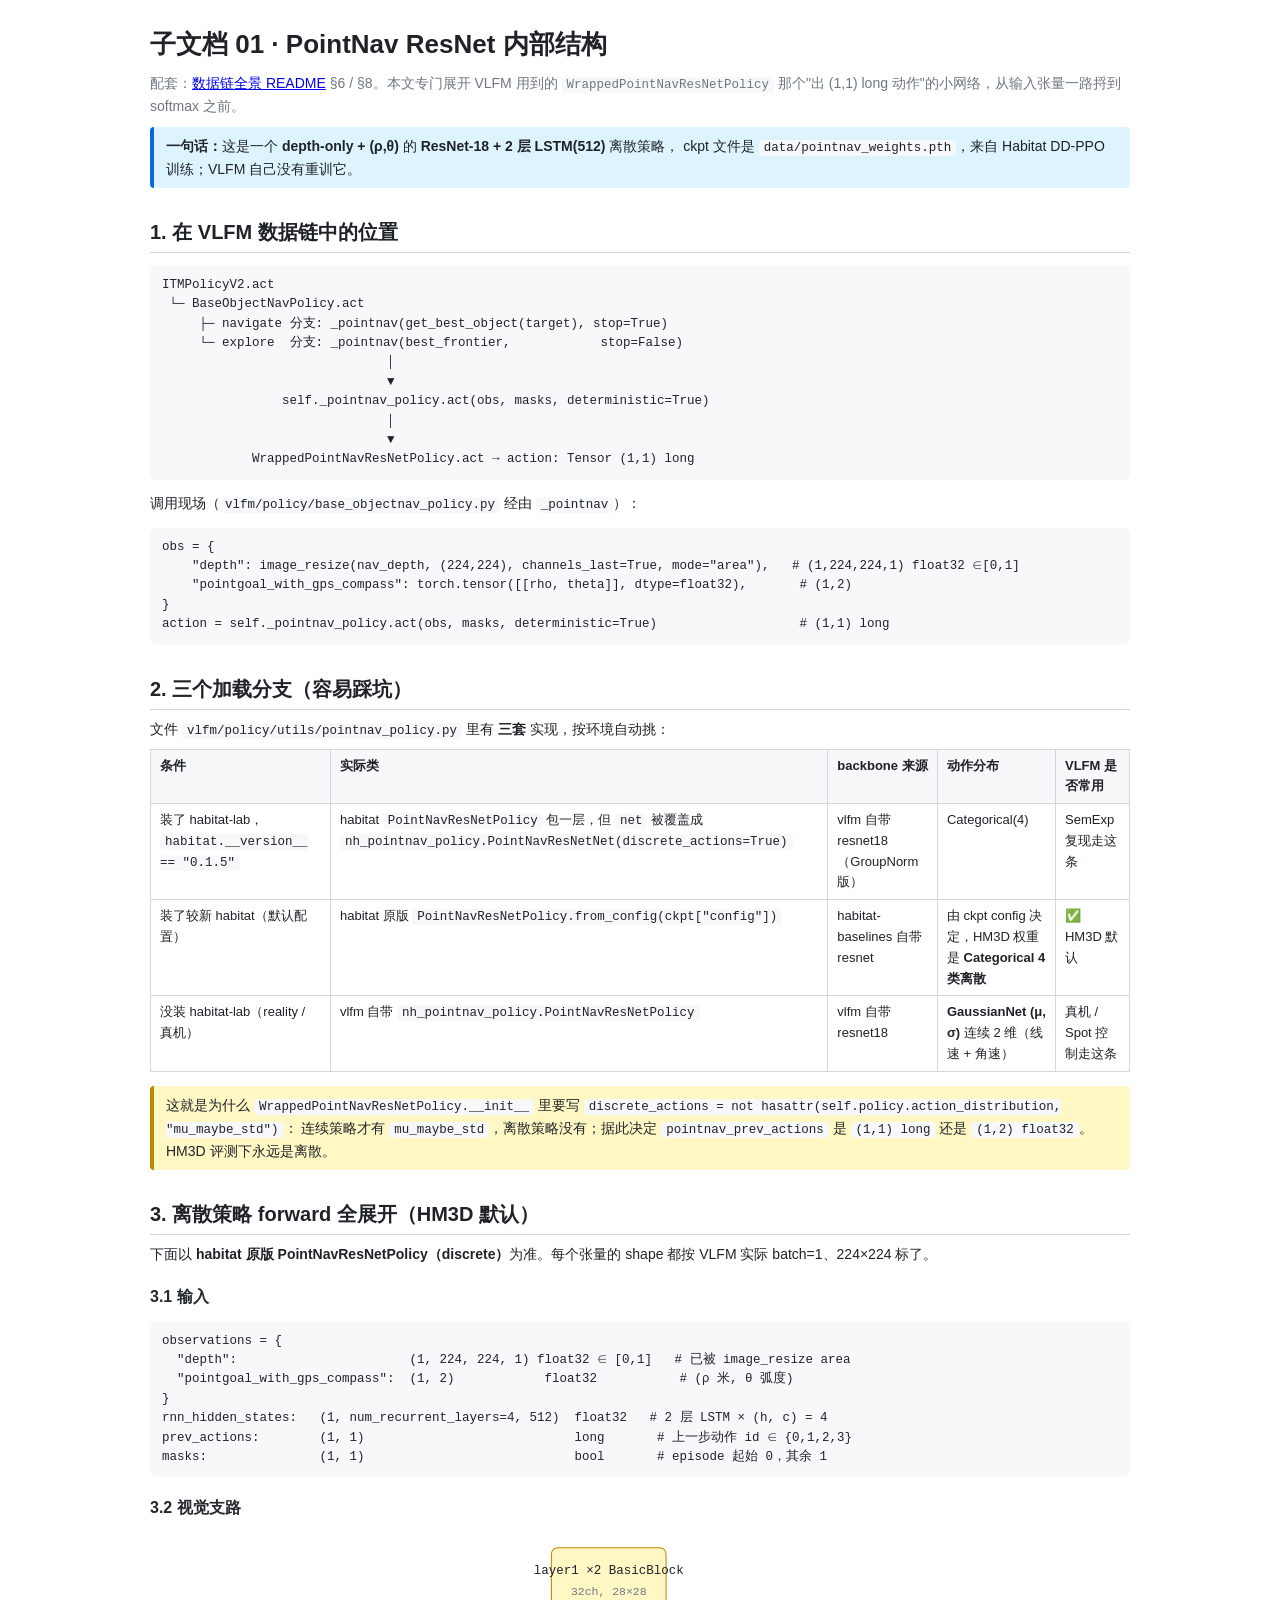
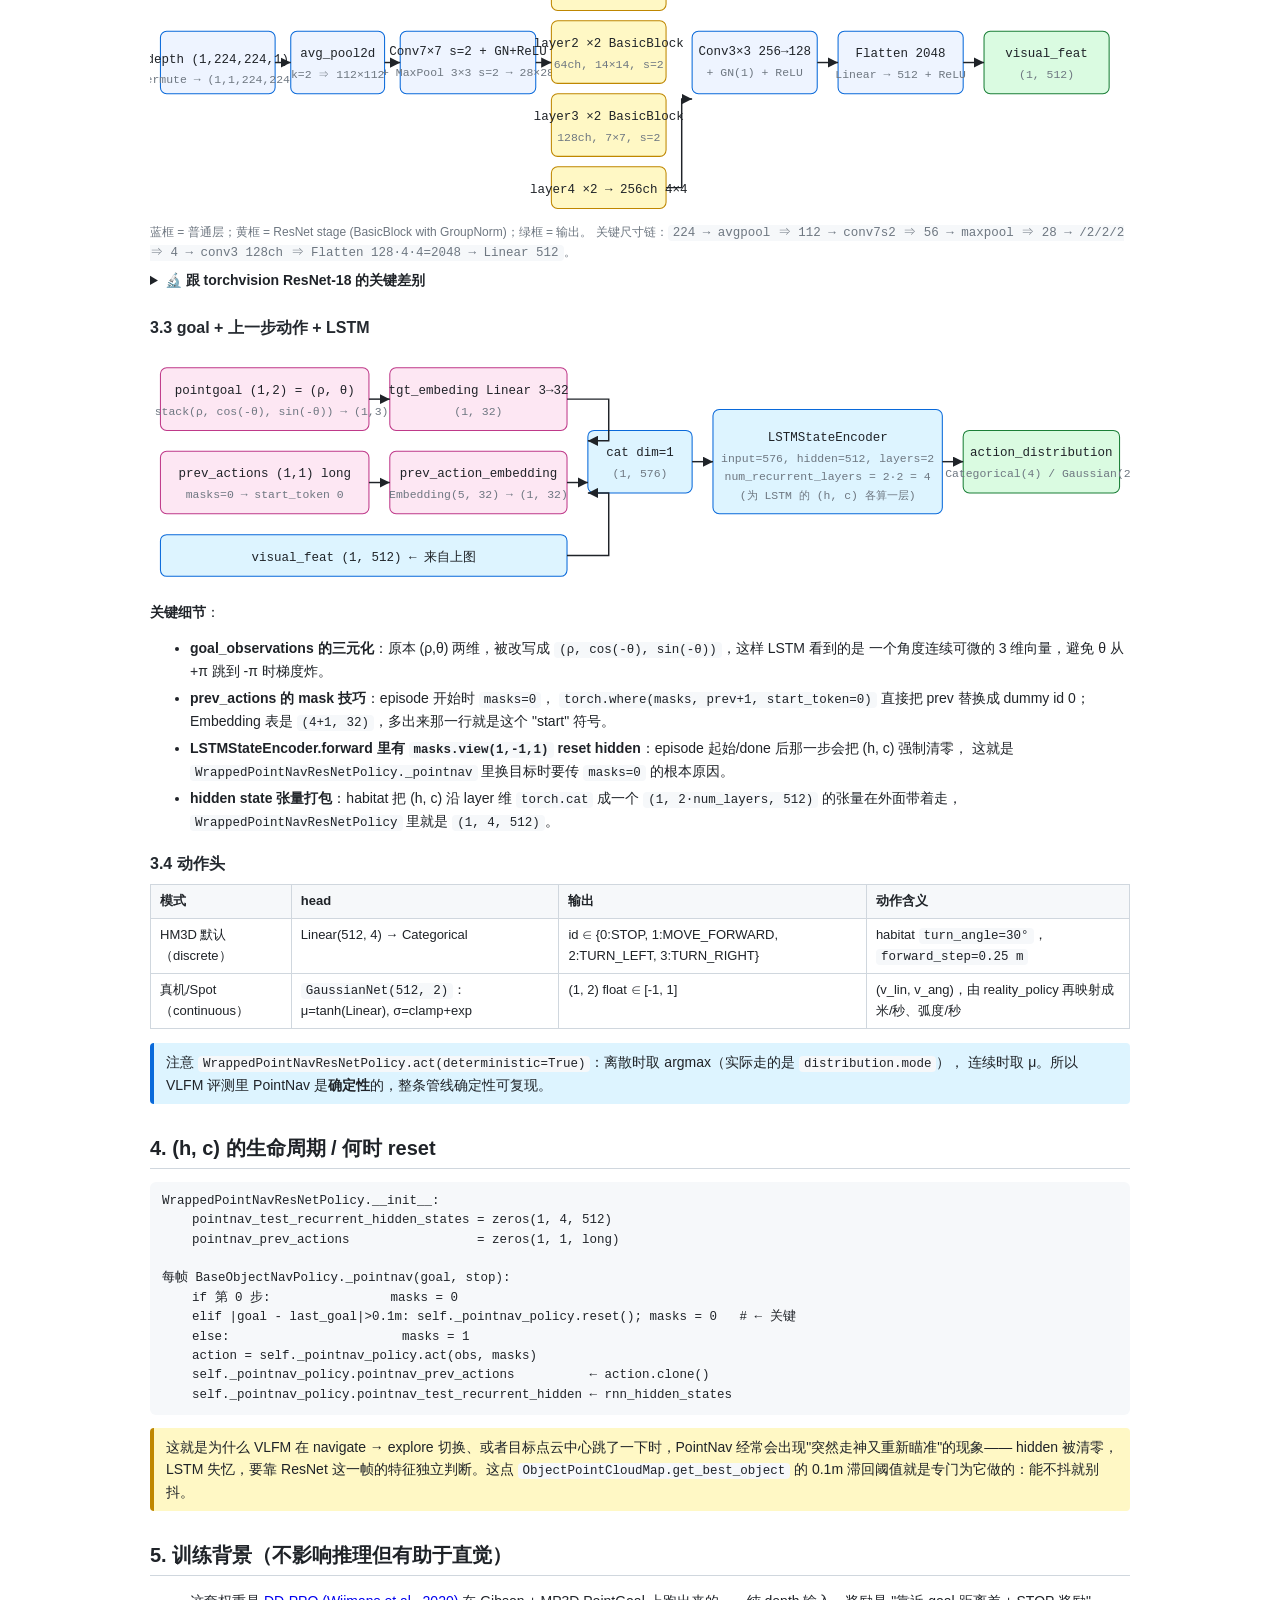
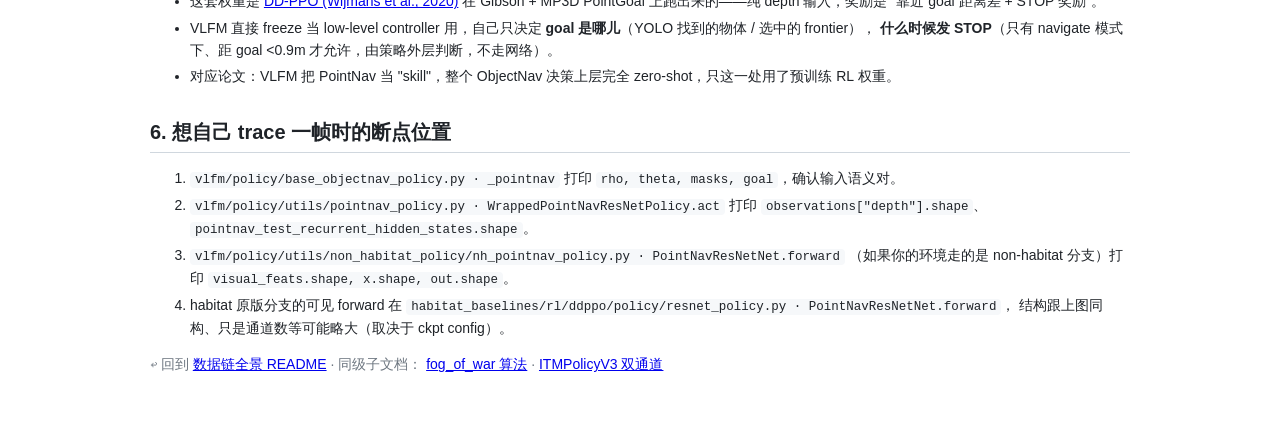
<file: docs/notes_zh/sub_01_PointNav_ResNet内部.html>
<!doctype html>
<html lang="zh-CN">
<head>
<meta charset="utf-8">
<title>子文档 01 · PointNav ResNet 内部结构</title>
<style>
  :root {
    --fg:#1f2328; --bg:#fff; --muted:#6e7781; --line:#d0d7de;
    --code:#f6f8fa; --accent:#0969da; --warn:#bf8700; --good:#1a7f37;
  }
  html,body { margin:0; padding:0; background:var(--bg); color:var(--fg);
              font:14px/1.6 -apple-system,"Segoe UI","PingFang SC","Microsoft YaHei",sans-serif; }
  main { max-width: 980px; margin: 24px auto 80px; padding: 0 18px; }
  h1 { font-size: 26px; margin: 0 0 6px; }
  h2 { font-size: 20px; margin: 28px 0 8px; padding-bottom:4px; border-bottom:1px solid var(--line); }
  h3 { font-size: 16px; margin: 18px 0 6px; color:#24292f; }
  p, li { margin: 4px 0; }
  code { background: var(--code); padding: 1px 5px; border-radius: 4px;
         font-family: ui-monospace,SFMono-Regular,"SF Mono","Cascadia Mono",Menlo,Consolas,monospace; font-size: 12.5px;}
  pre { background: var(--code); padding: 10px 12px; border-radius: 6px; overflow:auto;
        font-family: ui-monospace,SFMono-Regular,"SF Mono","Cascadia Mono",Menlo,Consolas,monospace;
        font-size: 12.5px; line-height:1.55; }
  table { border-collapse: collapse; width: 100%; margin: 8px 0 14px; font-size: 13px; }
  th, td { border:1px solid var(--line); padding: 6px 9px; vertical-align: top; text-align:left; }
  th { background:#f6f8fa; }
  .muted { color: var(--muted); }
  .callout { background:#ddf4ff; border-left:4px solid var(--accent); padding:8px 12px; border-radius:4px; margin:10px 0; }
  .warn   { background:#fff8c5; border-left:4px solid var(--warn);   padding:8px 12px; border-radius:4px; margin:10px 0; }
  .good   { background:#dafbe1; border-left:4px solid var(--good);   padding:8px 12px; border-radius:4px; margin:10px 0; }
  .row { display:flex; gap:18px; flex-wrap:wrap; }
  .row > div { flex:1 1 320px; }
  svg { display:block; max-width:100%; height:auto; }
  .legend { font-size:12px; color:var(--muted); margin-top:4px; }
  details summary { cursor:pointer; font-weight:600; margin:6px 0; }
</style>
</head>
<body>
<main>

<h1>子文档 01 · PointNav ResNet 内部结构</h1>
<p class="muted">配套：<a href="./数据链全景README.md">数据链全景 README</a> §6 / §8。本文专门展开 VLFM 用到的
<code>WrappedPointNavResNetPolicy</code> 那个"出 (1,1) long 动作"的小网络，从输入张量一路捋到 softmax 之前。</p>

<div class="callout">
  <b>一句话：</b>这是一个 <b>depth-only + (ρ,θ)</b> 的 <b>ResNet-18 + 2 层 LSTM(512)</b> 离散策略，
  ckpt 文件是 <code>data/pointnav_weights.pth</code>，来自 Habitat DD-PPO 训练；VLFM 自己没有重训它。
</div>

<h2>1. 在 VLFM 数据链中的位置</h2>
<pre>
ITMPolicyV2.act
 └─ BaseObjectNavPolicy.act
     ├─ navigate 分支: _pointnav(get_best_object(target), stop=True)
     └─ explore  分支: _pointnav(best_frontier,            stop=False)
                              │
                              ▼
                self._pointnav_policy.act(obs, masks, deterministic=True)
                              │
                              ▼
            WrappedPointNavResNetPolicy.act → action: Tensor (1,1) long
</pre>

<p>调用现场（<code>vlfm/policy/base_objectnav_policy.py</code> 经由 <code>_pointnav</code>）：</p>
<pre>
obs = {
    "depth": image_resize(nav_depth, (224,224), channels_last=True, mode="area"),   # (1,224,224,1) float32 ∈[0,1]
    "pointgoal_with_gps_compass": torch.tensor([[rho, theta]], dtype=float32),       # (1,2)
}
action = self._pointnav_policy.act(obs, masks, deterministic=True)                   # (1,1) long
</pre>

<h2>2. 三个加载分支（容易踩坑）</h2>
<p>文件 <code>vlfm/policy/utils/pointnav_policy.py</code> 里有 <b>三套</b> 实现，按环境自动挑：</p>

<table>
<thead><tr><th>条件</th><th>实际类</th><th>backbone 来源</th><th>动作分布</th><th>VLFM 是否常用</th></tr></thead>
<tbody>
<tr>
  <td>装了 habitat-lab，<code>habitat.__version__ == "0.1.5"</code></td>
  <td>habitat <code>PointNavResNetPolicy</code> 包一层，但 <code>net</code> 被覆盖成
      <code>nh_pointnav_policy.PointNavResNetNet(discrete_actions=True)</code></td>
  <td>vlfm 自带 resnet18（GroupNorm 版）</td>
  <td>Categorical(4)</td>
  <td>SemExp 复现走这条</td>
</tr>
<tr>
  <td>装了较新 habitat（默认配置）</td>
  <td>habitat 原版 <code>PointNavResNetPolicy.from_config(ckpt["config"])</code></td>
  <td>habitat-baselines 自带 resnet</td>
  <td>由 ckpt config 决定，HM3D 权重是 <b>Categorical 4 类离散</b></td>
  <td>✅ HM3D 默认</td>
</tr>
<tr>
  <td>没装 habitat-lab（reality / 真机）</td>
  <td>vlfm 自带 <code>nh_pointnav_policy.PointNavResNetPolicy</code></td>
  <td>vlfm 自带 resnet18</td>
  <td><b>GaussianNet (μ, σ)</b> 连续 2 维（线速 + 角速）</td>
  <td>真机 / Spot 控制走这条</td>
</tr>
</tbody>
</table>

<div class="warn">
  这就是为什么 <code>WrappedPointNavResNetPolicy.__init__</code> 里要写
  <code>discrete_actions = not hasattr(self.policy.action_distribution, "mu_maybe_std")</code>：
  连续策略才有 <code>mu_maybe_std</code>，离散策略没有；据此决定 <code>pointnav_prev_actions</code> 是
  <code>(1,1) long</code> 还是 <code>(1,2) float32</code>。HM3D 评测下永远是离散。
</div>

<h2>3. 离散策略 forward 全展开（HM3D 默认）</h2>
<p>下面以 <b>habitat 原版 PointNavResNetPolicy（discrete）</b>为准。每个张量的 shape 都按 VLFM 实际 batch=1、224×224 标了。</p>

<h3>3.1 输入</h3>
<pre>
observations = {
  "depth":                       (1, 224, 224, 1) float32 ∈ [0,1]   # 已被 image_resize area
  "pointgoal_with_gps_compass":  (1, 2)            float32           # (ρ 米, θ 弧度)
}
rnn_hidden_states:   (1, num_recurrent_layers=4, 512)  float32   # 2 层 LSTM × (h, c) = 4
prev_actions:        (1, 1)                            long       # 上一步动作 id ∈ {0,1,2,3}
masks:               (1, 1)                            bool       # episode 起始 0，其余 1
</pre>

<h3>3.2 视觉支路</h3>
<svg viewBox="0 0 940 280" role="img" aria-label="ResNet-18 visual branch">
  <defs>
    <marker id="arr" viewBox="0 0 10 10" refX="10" refY="5" markerWidth="7" markerHeight="7" orient="auto">
      <path d="M0,0 L10,5 L0,10 z" fill="#1f2328"/>
    </marker>
    <style>
      .blk { fill:#eef4ff; stroke:#0969da; stroke-width:1; }
      .res { fill:#fff8c5; stroke:#bf8700; stroke-width:1; }
      .out { fill:#dafbe1; stroke:#1a7f37; stroke-width:1; }
      .lbl { font: 12px ui-monospace,Menlo,monospace; fill:#1f2328; text-anchor:middle; }
      .sub { font: 11px ui-monospace,Menlo,monospace; fill:#6e7781; text-anchor:middle; }
      .ar  { stroke:#1f2328; stroke-width:1.4; fill:none; marker-end:url(#arr); }
    </style>
  </defs>

  <!-- input -->
  <rect class="blk" x="10"  y="100" width="110" height="60" rx="6"/>
  <text class="lbl" x="65"  y="130">depth (1,224,224,1)</text>
  <text class="sub" x="65"  y="150">permute → (1,1,224,224)</text>

  <!-- avg pool -->
  <rect class="blk" x="135" y="100" width="90"  height="60" rx="6"/>
  <text class="lbl" x="180" y="125">avg_pool2d</text>
  <text class="sub" x="180" y="145">k=2 ⇒ 112×112</text>

  <!-- conv1 + bn + maxpool -->
  <rect class="blk" x="240" y="100" width="130" height="60" rx="6"/>
  <text class="lbl" x="305" y="123">Conv7×7 s=2 + GN+ReLU</text>
  <text class="sub" x="305" y="143">+ MaxPool 3×3 s=2 → 28×28</text>

  <!-- resnet18 stages -->
  <rect class="res" x="385" y="20"  width="110" height="60" rx="6"/>
  <text class="lbl" x="440" y="45">layer1 ×2 BasicBlock</text>
  <text class="sub" x="440" y="65">32ch, 28×28</text>

  <rect class="res" x="385" y="90"  width="110" height="60" rx="6"/>
  <text class="lbl" x="440" y="115">layer2 ×2 BasicBlock</text>
  <text class="sub" x="440" y="135">64ch, 14×14, s=2</text>

  <rect class="res" x="385" y="160" width="110" height="60" rx="6"/>
  <text class="lbl" x="440" y="185">layer3 ×2 BasicBlock</text>
  <text class="sub" x="440" y="205">128ch, 7×7, s=2</text>

  <rect class="res" x="385" y="230" width="110" height="40" rx="6"/>
  <text class="lbl" x="440" y="255">layer4 ×2 → 256ch 4×4</text>

  <!-- compression -->
  <rect class="blk" x="520" y="100" width="120" height="60" rx="6"/>
  <text class="lbl" x="580" y="123">Conv3×3 256→128</text>
  <text class="sub" x="580" y="143">+ GN(1) + ReLU</text>

  <!-- flatten + fc -->
  <rect class="blk" x="660" y="100" width="120" height="60" rx="6"/>
  <text class="lbl" x="720" y="125">Flatten 2048</text>
  <text class="sub" x="720" y="145">Linear → 512 + ReLU</text>

  <!-- output -->
  <rect class="out" x="800" y="100" width="120" height="60" rx="6"/>
  <text class="lbl" x="860" y="125">visual_feat</text>
  <text class="sub" x="860" y="145">(1, 512)</text>

  <!-- arrows -->
  <path class="ar" d="M120,130 H135"/>
  <path class="ar" d="M225,130 H240"/>
  <path class="ar" d="M370,130 H385" />
  <path class="ar" d="M495,250 H510 V165 H520"/>
  <path class="ar" d="M640,130 H660"/>
  <path class="ar" d="M780,130 H800"/>
</svg>
<div class="legend">蓝框 = 普通层；黄框 = ResNet stage (BasicBlock with GroupNorm)；绿框 = 输出。
   关键尺寸链：<code>224 → avgpool ⇒ 112 → conv7s2 ⇒ 56 → maxpool ⇒ 28 → /2/2/2 ⇒ 4 → conv3 128ch ⇒ Flatten 128·4·4=2048 → Linear 512</code>。</div>

<details><summary>🔬 跟 torchvision ResNet-18 的关键差别</summary>
<ul>
  <li>用 <code>nn.GroupNorm</code> 替代 BatchNorm（DD-PPO 经典做法，rollout 里 batch 太小用 BN 不稳）。</li>
  <li><b>base_planes 只有 32</b>（torchvision 是 64），所以最终通道是 256 而不是 512，参数量减半。</li>
  <li>开头加了一道 <code>avg_pool2d(k=2)</code>，相当于先把 224 直接降到 112，再走 conv7s2，所以最终 spatial 是 4×4 而不是 7×7。</li>
  <li>没有全局平均池化，而是 <code>1×1 conv 256→128</code> + flatten，明显是为了让 LSTM 看到一点空间结构。</li>
</ul>
</details>

<h3>3.3 goal + 上一步动作 + LSTM</h3>
<svg viewBox="0 0 940 240" role="img" aria-label="goal embedding + lstm">
  <defs>
    <style>
      .gbox { fill:#fde7f3; stroke:#bf3989; stroke-width:1; }
      .lbox { fill:#ddf4ff; stroke:#0969da; stroke-width:1; }
      .head { fill:#dafbe1; stroke:#1a7f37; stroke-width:1; }
    </style>
  </defs>

  <!-- goal -->
  <rect class="gbox" x="10"  y="20"  width="200" height="60" rx="6"/>
  <text class="lbl" x="110" y="45">pointgoal (1,2) = (ρ, θ)</text>
  <text class="sub" x="110" y="65">→ stack(ρ, cos(-θ), sin(-θ)) → (1,3)</text>

  <rect class="gbox" x="230" y="20"  width="170" height="60" rx="6"/>
  <text class="lbl" x="315" y="45">tgt_embeding Linear 3→32</text>
  <text class="sub" x="315" y="65">(1, 32)</text>

  <!-- prev action -->
  <rect class="gbox" x="10"  y="100" width="200" height="60" rx="6"/>
  <text class="lbl" x="110" y="125">prev_actions (1,1) long</text>
  <text class="sub" x="110" y="145">masks=0 → start_token 0</text>

  <rect class="gbox" x="230" y="100" width="170" height="60" rx="6"/>
  <text class="lbl" x="315" y="125">prev_action_embedding</text>
  <text class="sub" x="315" y="145">Embedding(5, 32) → (1, 32)</text>

  <!-- visual feat (from previous diagram) -->
  <rect class="lbox" x="10"  y="180" width="390" height="40" rx="6"/>
  <text class="lbl" x="205" y="205">visual_feat (1, 512)  ← 来自上图</text>

  <!-- concat -->
  <rect class="lbox" x="420" y="80"  width="100" height="60" rx="6"/>
  <text class="lbl" x="470" y="105">cat dim=1</text>
  <text class="sub" x="470" y="125">(1, 576)</text>

  <!-- LSTM -->
  <rect class="lbox" x="540" y="60"  width="220" height="100" rx="6"/>
  <text class="lbl" x="650" y="90">LSTMStateEncoder</text>
  <text class="sub" x="650" y="110">input=576, hidden=512, layers=2</text>
  <text class="sub" x="650" y="128">num_recurrent_layers = 2·2 = 4</text>
  <text class="sub" x="650" y="146">(为 LSTM 的 (h, c) 各算一层)</text>

  <!-- head -->
  <rect class="head" x="780" y="80"  width="150" height="60" rx="6"/>
  <text class="lbl" x="855" y="105">action_distribution</text>
  <text class="sub" x="855" y="125">Categorical(4) / Gaussian(2)</text>

  <!-- arrows -->
  <path class="ar" d="M210,50  H230"/>
  <path class="ar" d="M210,130 H230"/>
  <path class="ar" d="M400,50  H440 V90 H420"/>
  <path class="ar" d="M400,130 H420"/>
  <path class="ar" d="M400,200 H440 V140 H420"/>
  <path class="ar" d="M520,110 H540"/>
  <path class="ar" d="M760,110 H780"/>
</svg>

<p><b>关键细节</b>：</p>
<ul>
  <li><b>goal_observations 的三元化</b>：原本 (ρ,θ) 两维，被改写成 <code>(ρ, cos(-θ), sin(-θ))</code>，这样 LSTM 看到的是
      一个角度连续可微的 3 维向量，避免 θ 从 +π 跳到 -π 时梯度炸。</li>
  <li><b>prev_actions 的 mask 技巧</b>：episode 开始时 <code>masks=0</code>，
      <code>torch.where(masks, prev+1, start_token=0)</code> 直接把 prev 替换成 dummy id 0；
      Embedding 表是 <code>(4+1, 32)</code>，多出来那一行就是这个 "start" 符号。</li>
  <li><b>LSTMStateEncoder.forward 里有 <code>masks.view(1,-1,1)</code> reset hidden</b>：episode 起始/done 后那一步会把 (h, c) 强制清零，
      这就是 <code>WrappedPointNavResNetPolicy._pointnav</code> 里换目标时要传 <code>masks=0</code> 的根本原因。</li>
  <li><b>hidden state 张量打包</b>：habitat 把 (h, c) 沿 layer 维 <code>torch.cat</code> 成一个 <code>(1, 2·num_layers, 512)</code> 的张量在外面带着走，
      <code>WrappedPointNavResNetPolicy</code> 里就是 <code>(1, 4, 512)</code>。</li>
</ul>

<h3>3.4 动作头</h3>
<table>
<thead><tr><th>模式</th><th>head</th><th>输出</th><th>动作含义</th></tr></thead>
<tbody>
<tr>
  <td>HM3D 默认（discrete）</td>
  <td>Linear(512, 4) → Categorical</td>
  <td>id ∈ {0:STOP, 1:MOVE_FORWARD, 2:TURN_LEFT, 3:TURN_RIGHT}</td>
  <td>habitat <code>turn_angle=30°</code>，<code>forward_step=0.25 m</code></td>
</tr>
<tr>
  <td>真机/Spot（continuous）</td>
  <td><code>GaussianNet(512, 2)</code>：μ=tanh(Linear), σ=clamp+exp</td>
  <td>(1, 2) float ∈ [-1, 1]</td>
  <td>(v_lin, v_ang)，由 reality_policy 再映射成米/秒、弧度/秒</td>
</tr>
</tbody>
</table>

<div class="callout">
  注意 <code>WrappedPointNavResNetPolicy.act(deterministic=True)</code>：离散时取 argmax（实际走的是 <code>distribution.mode</code>），
  连续时取 μ。所以 VLFM 评测里 PointNav 是<b>确定性</b>的，整条管线确定性可复现。
</div>

<h2>4. (h, c) 的生命周期 / 何时 reset</h2>
<pre>
WrappedPointNavResNetPolicy.__init__:
    pointnav_test_recurrent_hidden_states = zeros(1, 4, 512)
    pointnav_prev_actions                 = zeros(1, 1, long)

每帧 BaseObjectNavPolicy._pointnav(goal, stop):
    if 第 0 步:                masks = 0
    elif |goal - last_goal|>0.1m: self._pointnav_policy.reset(); masks = 0   # ← 关键
    else:                       masks = 1
    action = self._pointnav_policy.act(obs, masks)
    self._pointnav_policy.pointnav_prev_actions          ← action.clone()
    self._pointnav_policy.pointnav_test_recurrent_hidden ← rnn_hidden_states
</pre>

<div class="warn">
  这就是为什么 VLFM 在 navigate → explore 切换、或者目标点云中心跳了一下时，PointNav 经常会出现"突然走神又重新瞄准"的现象——
  hidden 被清零，LSTM 失忆，要靠 ResNet 这一帧的特征独立判断。这点 <code>ObjectPointCloudMap.get_best_object</code> 的
  0.1m 滞回阈值就是专门为它做的：能不抖就别抖。
</div>

<h2>5. 训练背景（不影响推理但有助于直觉）</h2>
<ul>
  <li>这套权重是 <a href="https://arxiv.org/abs/1911.00357">DD-PPO (Wijmans et al., 2020)</a> 在
      Gibson + MP3D PointGoal 上跑出来的——纯 depth 输入，奖励是 "靠近 goal 距离差 + STOP 奖励"。</li>
  <li>VLFM 直接 freeze 当 low-level controller 用，自己只决定 <b>goal 是哪儿</b>（YOLO 找到的物体 / 选中的 frontier），
      <b>什么时候发 STOP</b>（只有 navigate 模式下、距 goal &lt;0.9m 才允许，由策略外层判断，不走网络）。</li>
  <li>对应论文：VLFM 把 PointNav 当 "skill"，整个 ObjectNav 决策上层完全 zero-shot，只这一处用了预训练 RL 权重。</li>
</ul>

<h2>6. 想自己 trace 一帧时的断点位置</h2>
<ol>
  <li><code>vlfm/policy/base_objectnav_policy.py · _pointnav</code>
      打印 <code>rho, theta, masks, goal</code>，确认输入语义对。</li>
  <li><code>vlfm/policy/utils/pointnav_policy.py · WrappedPointNavResNetPolicy.act</code>
      打印 <code>observations["depth"].shape</code>、<code>pointnav_test_recurrent_hidden_states.shape</code>。</li>
  <li><code>vlfm/policy/utils/non_habitat_policy/nh_pointnav_policy.py · PointNavResNetNet.forward</code>
      （如果你的环境走的是 non-habitat 分支）打印 <code>visual_feats.shape, x.shape, out.shape</code>。</li>
  <li>habitat 原版分支的可见 forward 在
      <code>habitat_baselines/rl/ddppo/policy/resnet_policy.py · PointNavResNetNet.forward</code>，
      结构跟上图同构、只是通道数等可能略大（取决于 ckpt config）。</li>
</ol>

<p class="muted">↩ 回到 <a href="./数据链全景README.md">数据链全景 README</a> · 同级子文档：
   <a href="./sub_02_fog_of_war算法.html">fog_of_war 算法</a> ·
   <a href="./sub_03_ITMPolicyV3_双通道.html">ITMPolicyV3 双通道</a></p>

</main>
</body>
</html>
</file>
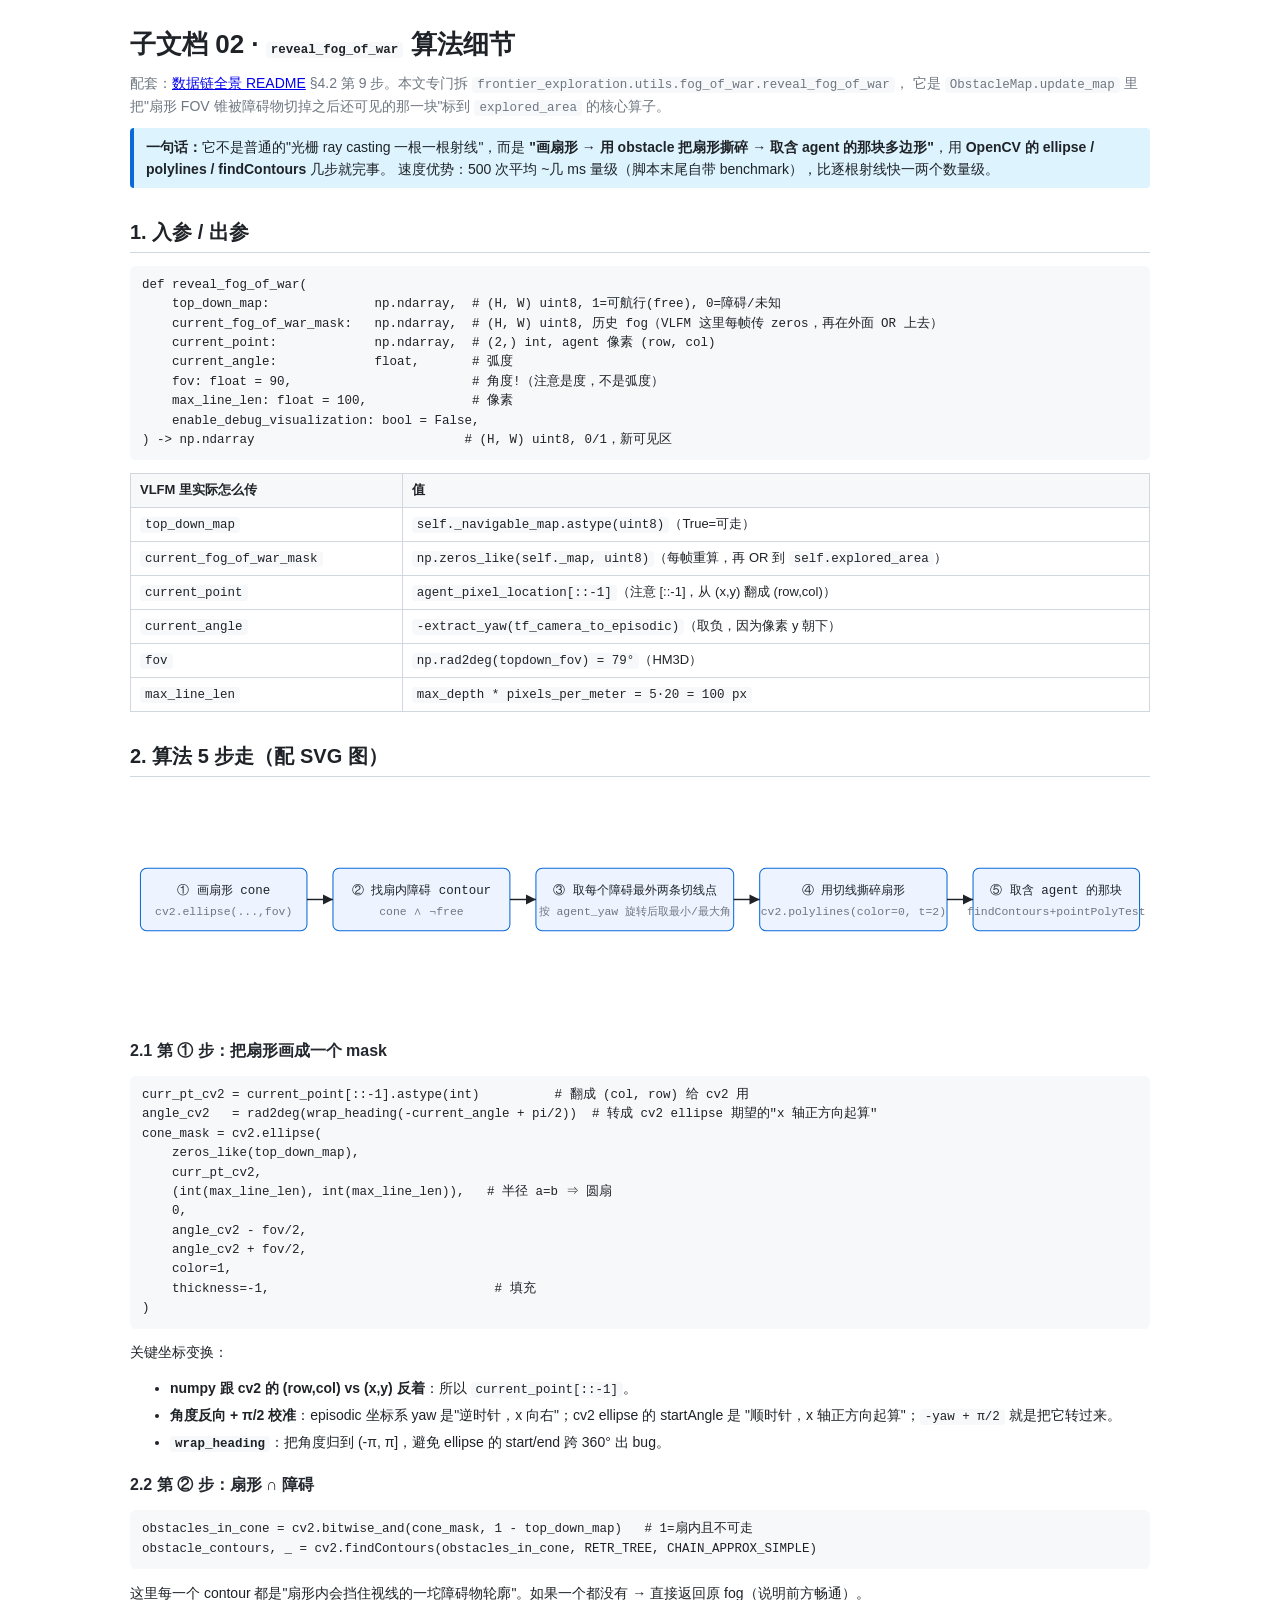
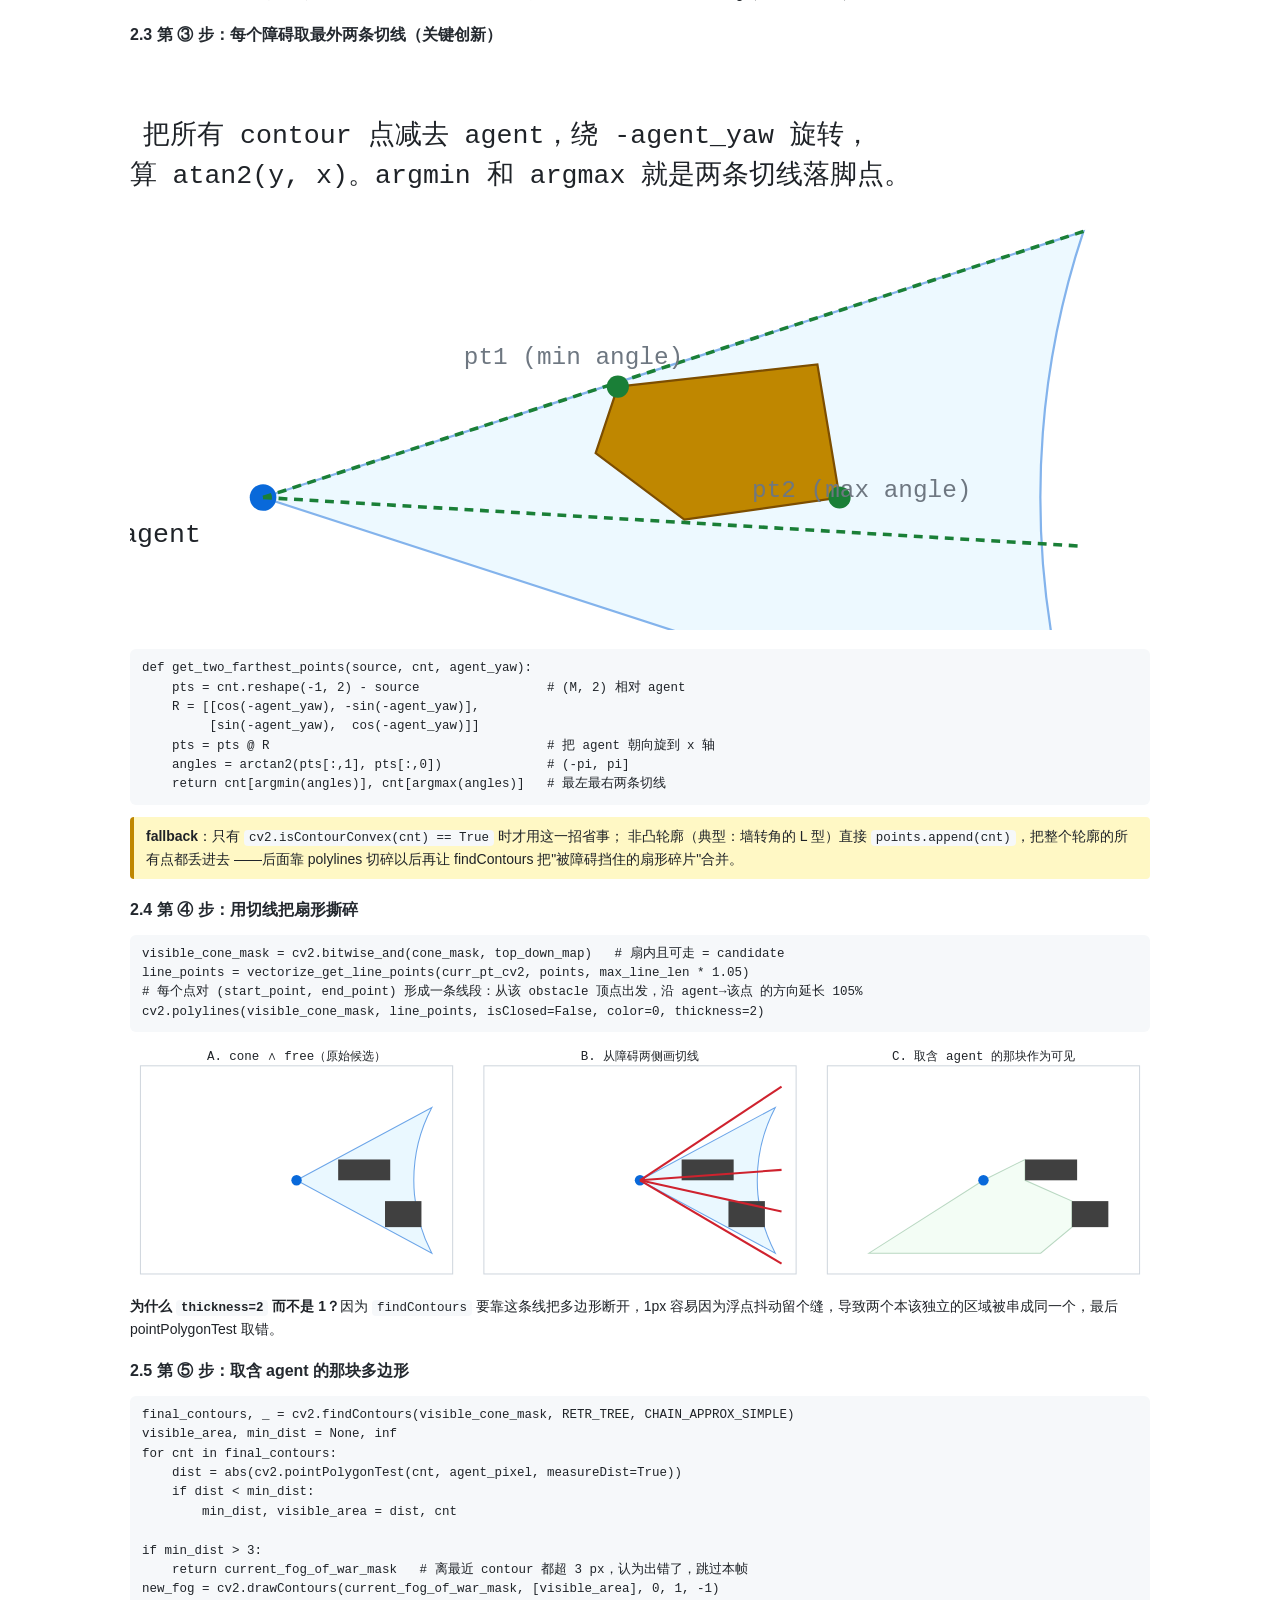
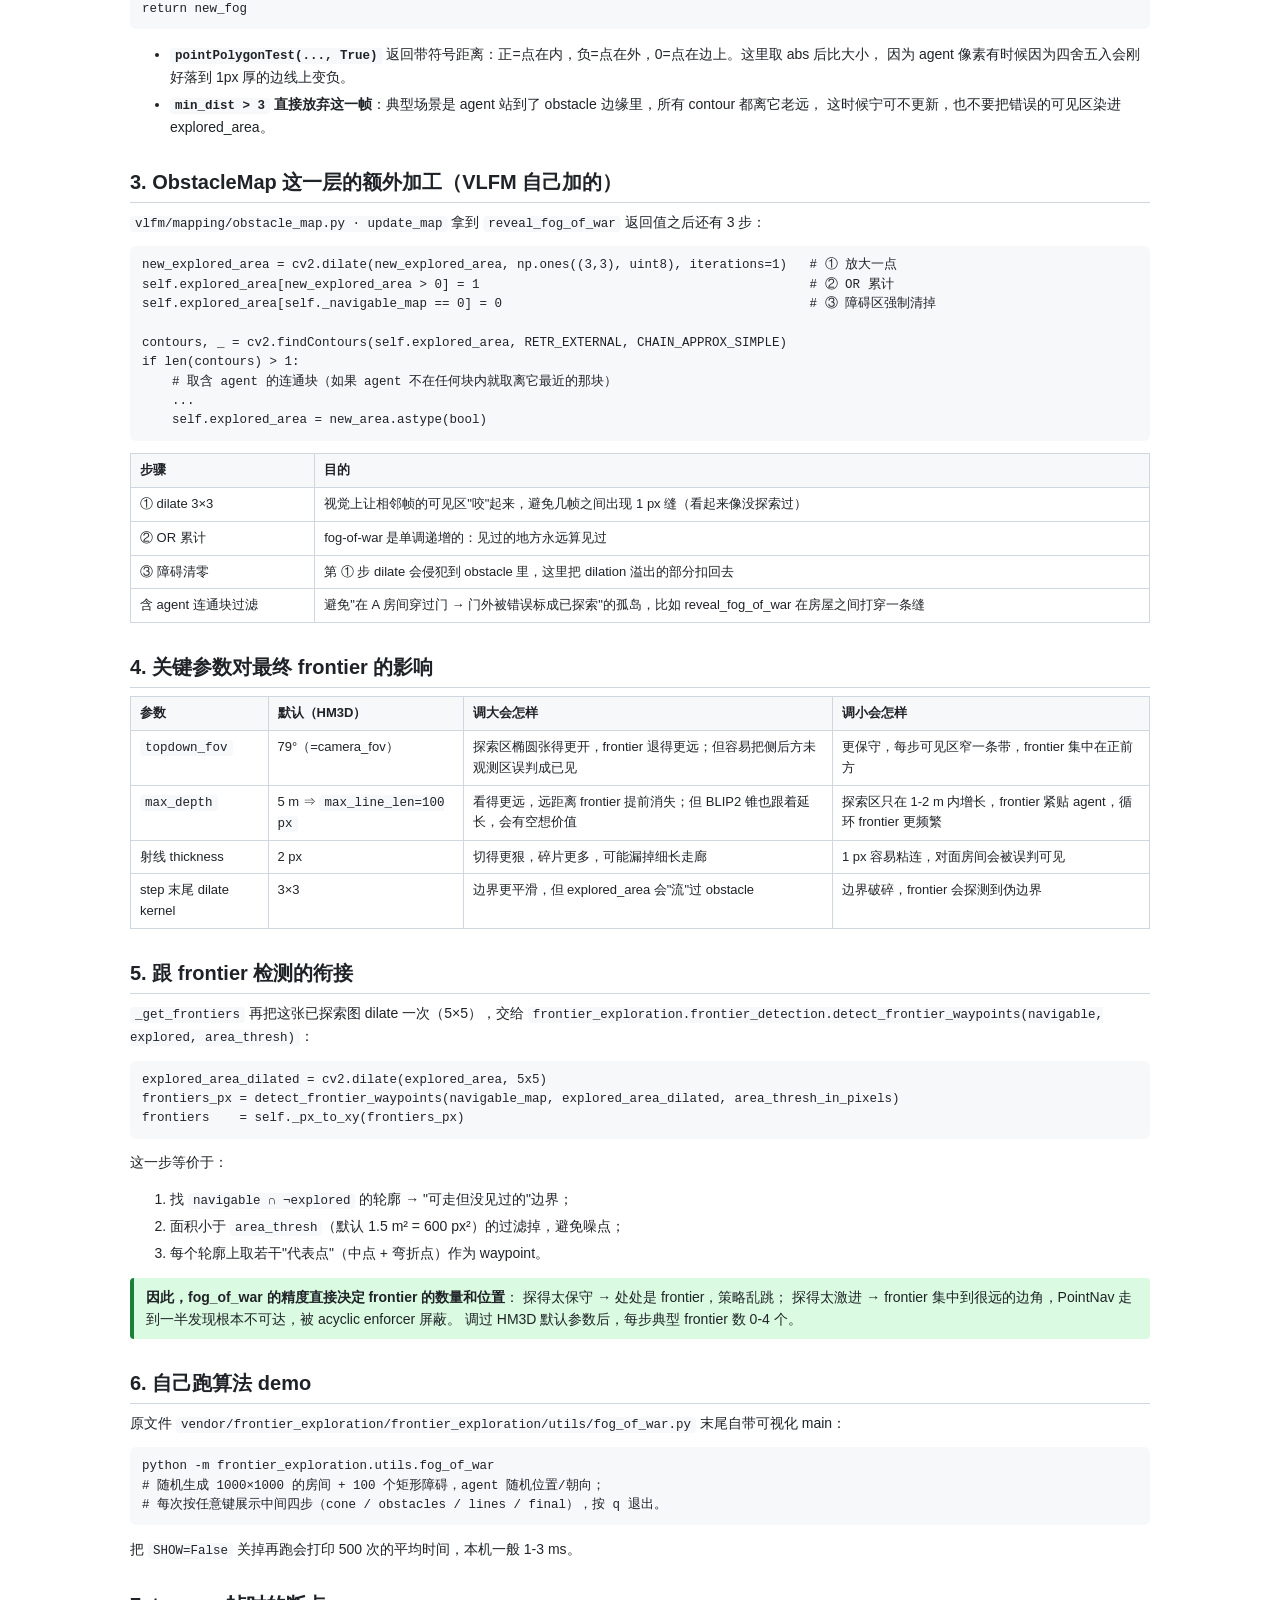
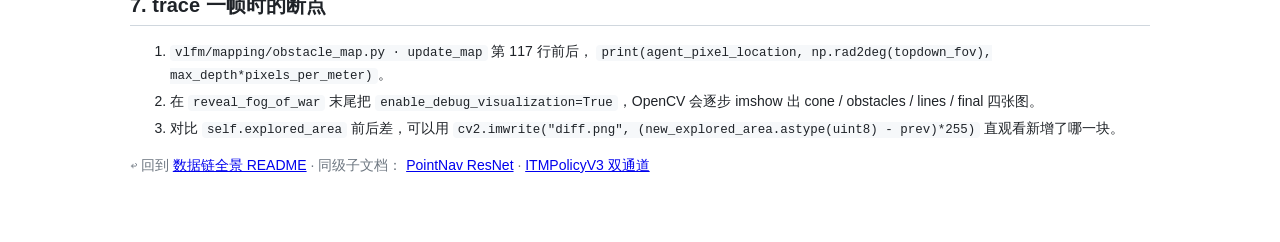
<file: docs/notes_zh/sub_02_fog_of_war算法.html>
<!doctype html>
<html lang="zh-CN">
<head>
<meta charset="utf-8">
<title>子文档 02 · fog_of_war 算法细节（reveal_fog_of_war）</title>
<style>
  :root {
    --fg:#1f2328; --bg:#fff; --muted:#6e7781; --line:#d0d7de;
    --code:#f6f8fa; --accent:#0969da; --warn:#bf8700; --good:#1a7f37;
  }
  html,body { margin:0; padding:0; background:var(--bg); color:var(--fg);
              font:14px/1.6 -apple-system,"Segoe UI","PingFang SC","Microsoft YaHei",sans-serif; }
  main { max-width: 1020px; margin: 24px auto 80px; padding: 0 18px; }
  h1 { font-size: 26px; margin: 0 0 6px; }
  h2 { font-size: 20px; margin: 28px 0 8px; padding-bottom:4px; border-bottom:1px solid var(--line); }
  h3 { font-size: 16px; margin: 18px 0 6px; color:#24292f; }
  p, li { margin: 4px 0; }
  code { background: var(--code); padding: 1px 5px; border-radius: 4px;
         font-family: ui-monospace,SFMono-Regular,"SF Mono","Cascadia Mono",Menlo,Consolas,monospace; font-size: 12.5px;}
  pre { background: var(--code); padding: 10px 12px; border-radius: 6px; overflow:auto;
        font-family: ui-monospace,SFMono-Regular,"SF Mono","Cascadia Mono",Menlo,Consolas,monospace;
        font-size: 12.5px; line-height:1.55; }
  table { border-collapse: collapse; width: 100%; margin: 8px 0 14px; font-size: 13px; }
  th, td { border:1px solid var(--line); padding: 6px 9px; vertical-align: top; text-align:left; }
  th { background:#f6f8fa; }
  .muted { color: var(--muted); }
  .callout { background:#ddf4ff; border-left:4px solid var(--accent); padding:8px 12px; border-radius:4px; margin:10px 0; }
  .warn   { background:#fff8c5; border-left:4px solid var(--warn);   padding:8px 12px; border-radius:4px; margin:10px 0; }
  .good   { background:#dafbe1; border-left:4px solid var(--good);   padding:8px 12px; border-radius:4px; margin:10px 0; }
  .row { display:flex; gap:14px; flex-wrap:wrap; align-items:flex-start; }
  .row > figure { flex:1 1 240px; margin:0; }
  figure svg { width:100%; height:auto; background:#fbfcfe; border:1px solid var(--line); border-radius:6px; }
  figcaption { font-size:12px; color:var(--muted); text-align:center; margin-top:4px; }
  svg.flow { width:100%; height:auto; }
</style>
</head>
<body>
<main>

<h1>子文档 02 · <code>reveal_fog_of_war</code> 算法细节</h1>
<p class="muted">配套：<a href="./数据链全景README.md">数据链全景 README</a> §4.2 第 9 步。本文专门拆 <code>frontier_exploration.utils.fog_of_war.reveal_fog_of_war</code>，
它是 <code>ObstacleMap.update_map</code> 里把"扇形 FOV 锥被障碍物切掉之后还可见的那一块"标到 <code>explored_area</code> 的核心算子。</p>

<div class="callout">
  <b>一句话：</b>它不是普通的"光栅 ray casting 一根一根射线"，而是
  <b>"画扇形 → 用 obstacle 把扇形撕碎 → 取含 agent 的那块多边形"</b>，用 <b>OpenCV 的 ellipse / polylines / findContours</b> 几步就完事。
  速度优势：500 次平均 ~几 ms 量级（脚本末尾自带 benchmark），比逐根射线快一两个数量级。
</div>

<h2>1. 入参 / 出参</h2>
<pre>
def reveal_fog_of_war(
    top_down_map:              np.ndarray,  # (H, W) uint8, 1=可航行(free), 0=障碍/未知
    current_fog_of_war_mask:   np.ndarray,  # (H, W) uint8, 历史 fog（VLFM 这里每帧传 zeros，再在外面 OR 上去）
    current_point:             np.ndarray,  # (2,) int, agent 像素 (row, col)
    current_angle:             float,       # 弧度
    fov: float = 90,                        # 角度!（注意是度，不是弧度）
    max_line_len: float = 100,              # 像素
    enable_debug_visualization: bool = False,
) -> np.ndarray                            # (H, W) uint8, 0/1，新可见区
</pre>

<table>
<thead><tr><th>VLFM 里实际怎么传</th><th>值</th></tr></thead>
<tbody>
<tr><td><code>top_down_map</code></td><td><code>self._navigable_map.astype(uint8)</code>（True=可走）</td></tr>
<tr><td><code>current_fog_of_war_mask</code></td><td><code>np.zeros_like(self._map, uint8)</code>（每帧重算，再 OR 到 <code>self.explored_area</code>）</td></tr>
<tr><td><code>current_point</code></td><td><code>agent_pixel_location[::-1]</code>（注意 [::-1]，从 (x,y) 翻成 (row,col)）</td></tr>
<tr><td><code>current_angle</code></td><td><code>-extract_yaw(tf_camera_to_episodic)</code>（取负，因为像素 y 朝下）</td></tr>
<tr><td><code>fov</code></td><td><code>np.rad2deg(topdown_fov) = 79°</code>（HM3D）</td></tr>
<tr><td><code>max_line_len</code></td><td><code>max_depth * pixels_per_meter = 5·20 = 100 px</code></td></tr>
</tbody>
</table>

<h2>2. 算法 5 步走（配 SVG 图）</h2>

<svg class="flow" viewBox="0 0 980 220" role="img" aria-label="fog_of_war steps overview">
  <defs>
    <marker id="arr" viewBox="0 0 10 10" refX="10" refY="5" markerWidth="7" markerHeight="7" orient="auto">
      <path d="M0,0 L10,5 L0,10 z" fill="#1f2328"/>
    </marker>
    <style>
      .nd { fill:#eef4ff; stroke:#0969da; stroke-width:1; }
      .lbl { font: 12px ui-monospace,Menlo,monospace; fill:#1f2328; text-anchor:middle; }
      .sub { font: 11px ui-monospace,Menlo,monospace; fill:#6e7781; text-anchor:middle; }
      .ar  { stroke:#1f2328; stroke-width:1.4; fill:none; marker-end:url(#arr); }
    </style>
  </defs>
  <rect class="nd" x="10"   y="80" width="160" height="60" rx="6"/>
  <text class="lbl" x="90" y="105">① 画扇形 cone</text>
  <text class="sub" x="90" y="125">cv2.ellipse(...,fov)</text>

  <rect class="nd" x="195"  y="80" width="170" height="60" rx="6"/>
  <text class="lbl" x="280" y="105">② 找扇内障碍 contour</text>
  <text class="sub" x="280" y="125">cone ∧ ¬free</text>

  <rect class="nd" x="390"  y="80" width="190" height="60" rx="6"/>
  <text class="lbl" x="485" y="105">③ 取每个障碍最外两条切线点</text>
  <text class="sub" x="485" y="125">按 agent_yaw 旋转后取最小/最大角</text>

  <rect class="nd" x="605"  y="80" width="180" height="60" rx="6"/>
  <text class="lbl" x="695" y="105">④ 用切线撕碎扇形</text>
  <text class="sub" x="695" y="125">cv2.polylines(color=0, t=2)</text>

  <rect class="nd" x="810"  y="80" width="160" height="60" rx="6"/>
  <text class="lbl" x="890" y="105">⑤ 取含 agent 的那块</text>
  <text class="sub" x="890" y="125">findContours+pointPolyTest</text>

  <path class="ar" d="M170,110 H195"/>
  <path class="ar" d="M365,110 H390"/>
  <path class="ar" d="M580,110 H605"/>
  <path class="ar" d="M785,110 H810"/>
</svg>

<h3>2.1 第 ① 步：把扇形画成一个 mask</h3>
<pre>
curr_pt_cv2 = current_point[::-1].astype(int)          # 翻成 (col, row) 给 cv2 用
angle_cv2   = rad2deg(wrap_heading(-current_angle + pi/2))  # 转成 cv2 ellipse 期望的"x 轴正方向起算"
cone_mask = cv2.ellipse(
    zeros_like(top_down_map),
    curr_pt_cv2,
    (int(max_line_len), int(max_line_len)),   # 半径 a=b ⇒ 圆扇
    0,
    angle_cv2 - fov/2,
    angle_cv2 + fov/2,
    color=1,
    thickness=-1,                              # 填充
)
</pre>
<p>关键坐标变换：</p>
<ul>
  <li><b>numpy 跟 cv2 的 (row,col) vs (x,y) 反着</b>：所以 <code>current_point[::-1]</code>。</li>
  <li><b>角度反向 + π/2 校准</b>：episodic 坐标系 yaw 是"逆时针，x 向右"；cv2 ellipse 的 startAngle 是
      "顺时针，x 轴正方向起算"；<code>-yaw + π/2</code> 就是把它转过来。</li>
  <li><b><code>wrap_heading</code></b>：把角度归到 (-π, π]，避免 ellipse 的 start/end 跨 360° 出 bug。</li>
</ul>

<h3>2.2 第 ② 步：扇形 ∩ 障碍</h3>
<pre>
obstacles_in_cone = cv2.bitwise_and(cone_mask, 1 - top_down_map)   # 1=扇内且不可走
obstacle_contours, _ = cv2.findContours(obstacles_in_cone, RETR_TREE, CHAIN_APPROX_SIMPLE)
</pre>
<p>这里每一个 contour 都是"扇形内会挡住视线的一坨障碍物轮廓"。如果一个都没有 → 直接返回原 fog（说明前方畅通）。</p>

<h3>2.3 第 ③ 步：每个障碍取最外两条切线（关键创新）</h3>
<svg viewBox="0 0 460 260" role="img" aria-label="two farthest points">
  <defs>
    <style>
      .agent{ fill:#0969da; }
      .obs  { fill:#bf8700; stroke:#7d4e00; stroke-width:1; }
      .ray  { stroke:#1a7f37; stroke-width:1.6; fill:none; stroke-dasharray:4 3; }
      .pt   { fill:#1a7f37; }
      .ax   { stroke:#d0d7de; stroke-width:1; fill:none; }
      .lbl  { font: 12px ui-monospace,Menlo,monospace; fill:#1f2328; }
      .sub  { font: 11px ui-monospace,Menlo,monospace; fill:#6e7781; }
    </style>
  </defs>
  <!-- arc / cone -->
  <path d="M 60 200 L 430 80 A 380 380 0 0 0 430 320 Z" fill="#ddf4ff" stroke="#0969da" opacity="0.5"/>
  <!-- agent -->
  <circle class="agent" cx="60" cy="200" r="6"/>
  <text class="lbl" x="14" y="220">agent</text>
  <!-- obstacle polygon -->
  <polygon class="obs" points="220,150 310,140 320,200 250,210 210,180"/>
  <!-- two tangent rays to obstacle extremes -->
  <line class="ray" x1="60" y1="200" x2="430" y2="80"/>   <!-- mistakenly extended; we'll mark the chosen pts -->
  <line class="ray" x1="60" y1="200" x2="430" y2="222"/>
  <circle class="pt" cx="220" cy="150" r="5"/>
  <circle class="pt" cx="320" cy="200" r="5"/>
  <text class="sub" x="200" y="140">pt1 (min angle)</text>
  <text class="sub" x="330" y="200">pt2 (max angle)</text>

  <text class="lbl" x="170" y="40">把所有 contour 点减去 agent，绕 -agent_yaw 旋转，</text>
  <text class="lbl" x="170" y="58">再算 atan2(y, x)。argmin 和 argmax 就是两条切线落脚点。</text>
</svg>

<pre>
def get_two_farthest_points(source, cnt, agent_yaw):
    pts = cnt.reshape(-1, 2) - source                 # (M, 2) 相对 agent
    R = [[cos(-agent_yaw), -sin(-agent_yaw)],
         [sin(-agent_yaw),  cos(-agent_yaw)]]
    pts = pts @ R                                     # 把 agent 朝向旋到 x 轴
    angles = arctan2(pts[:,1], pts[:,0])              # (-pi, pi]
    return cnt[argmin(angles)], cnt[argmax(angles)]   # 最左最右两条切线
</pre>

<div class="warn">
  <b>fallback</b>：只有 <code>cv2.isContourConvex(cnt) == True</code> 时才用这一招省事；
  非凸轮廓（典型：墙转角的 L 型）直接 <code>points.append(cnt)</code>，把整个轮廓的所有点都丢进去
  ——后面靠 polylines 切碎以后再让 findContours 把"被障碍挡住的扇形碎片"合并。
</div>

<h3>2.4 第 ④ 步：用切线把扇形撕碎</h3>
<pre>
visible_cone_mask = cv2.bitwise_and(cone_mask, top_down_map)   # 扇内且可走 = candidate
line_points = vectorize_get_line_points(curr_pt_cv2, points, max_line_len * 1.05)
# 每个点对 (start_point, end_point) 形成一条线段：从该 obstacle 顶点出发，沿 agent→该点 的方向延长 105%
cv2.polylines(visible_cone_mask, line_points, isClosed=False, color=0, thickness=2)
</pre>

<svg viewBox="0 0 980 230" role="img" aria-label="fog of war split">
  <defs>
    <style>
      .free { fill:#ffffff; stroke:#d0d7de; }
      .wall { fill:#404040; stroke:none; }
      .cone { fill:#ddf4ff; opacity:0.6; stroke:#0969da; }
      .agent{ fill:#0969da; }
      .cut  { stroke:#cf222e; stroke-width:2; }
      .keep { fill:#dafbe1; stroke:#1a7f37; }
      .lbl  { font: 12px ui-monospace,Menlo,monospace; fill:#1f2328; text-anchor:middle; }
    </style>
  </defs>

  <!-- panel A: cone only -->
  <g transform="translate(0,0)">
    <rect class="free" x="10" y="20" width="300" height="200"/>
    <text class="lbl" x="160" y="14">A. cone ∧ free（原始候选）</text>
    <path class="cone" d="M 160 130 L 290 60 A 150 150 0 0 0 290 200 Z"/>
    <rect class="wall" x="200" y="110" width="50" height="20"/>
    <rect class="wall" x="245" y="150" width="35" height="25"/>
    <circle class="agent" cx="160" cy="130" r="5"/>
  </g>

  <!-- panel B: with cut lines -->
  <g transform="translate(330,0)">
    <rect class="free" x="10" y="20" width="300" height="200"/>
    <text class="lbl" x="160" y="14">B. 从障碍两侧画切线</text>
    <path class="cone" d="M 160 130 L 290 60 A 150 150 0 0 0 290 200 Z"/>
    <rect class="wall" x="200" y="110" width="50" height="20"/>
    <rect class="wall" x="245" y="150" width="35" height="25"/>
    <circle class="agent" cx="160" cy="130" r="5"/>
    <line class="cut" x1="160" y1="130" x2="296" y2="40"/>
    <line class="cut" x1="160" y1="130" x2="296" y2="160"/>
    <line class="cut" x1="160" y1="130" x2="296" y2="120"/>
    <line class="cut" x1="160" y1="130" x2="296" y2="210"/>
  </g>

  <!-- panel C: kept polygon -->
  <g transform="translate(660,0)">
    <rect class="free" x="10" y="20" width="300" height="200"/>
    <text class="lbl" x="160" y="14">C. 取含 agent 的那块作为可见</text>
    <path class="keep" d="M 160 130 L 200 110 L 200 130 L 245 150 L 245 175 L 215 200 L 50 200 Z" opacity="0.3"/>
    <rect class="wall" x="200" y="110" width="50" height="20"/>
    <rect class="wall" x="245" y="150" width="35" height="25"/>
    <circle class="agent" cx="160" cy="130" r="5"/>
  </g>
</svg>

<p><b>为什么 <code>thickness=2</code> 而不是 1？</b>因为 <code>findContours</code> 要靠这条线把多边形断开，1px 容易因为浮点抖动留个缝，导致两个本该独立的区域被串成同一个，最后 pointPolygonTest 取错。</p>

<h3>2.5 第 ⑤ 步：取含 agent 的那块多边形</h3>
<pre>
final_contours, _ = cv2.findContours(visible_cone_mask, RETR_TREE, CHAIN_APPROX_SIMPLE)
visible_area, min_dist = None, inf
for cnt in final_contours:
    dist = abs(cv2.pointPolygonTest(cnt, agent_pixel, measureDist=True))
    if dist < min_dist:
        min_dist, visible_area = dist, cnt

if min_dist > 3:
    return current_fog_of_war_mask   # 离最近 contour 都超 3 px，认为出错了，跳过本帧
new_fog = cv2.drawContours(current_fog_of_war_mask, [visible_area], 0, 1, -1)
return new_fog
</pre>

<ul>
  <li><b><code>pointPolygonTest(..., True)</code></b> 返回带符号距离：正=点在内，负=点在外，0=点在边上。这里取 abs 后比大小，
      因为 agent 像素有时候因为四舍五入会刚好落到 1px 厚的边线上变负。</li>
  <li><b><code>min_dist &gt; 3</code> 直接放弃这一帧</b>：典型场景是 agent 站到了 obstacle 边缘里，所有 contour 都离它老远，
      这时候宁可不更新，也不要把错误的可见区染进 explored_area。</li>
</ul>

<h2>3. ObstacleMap 这一层的额外加工（VLFM 自己加的）</h2>
<p><code>vlfm/mapping/obstacle_map.py · update_map</code> 拿到 <code>reveal_fog_of_war</code> 返回值之后还有 3 步：</p>

<pre>
new_explored_area = cv2.dilate(new_explored_area, np.ones((3,3), uint8), iterations=1)   # ① 放大一点
self.explored_area[new_explored_area > 0] = 1                                            # ② OR 累计
self.explored_area[self._navigable_map == 0] = 0                                         # ③ 障碍区强制清掉

contours, _ = cv2.findContours(self.explored_area, RETR_EXTERNAL, CHAIN_APPROX_SIMPLE)
if len(contours) > 1:
    # 取含 agent 的连通块（如果 agent 不在任何块内就取离它最近的那块）
    ...
    self.explored_area = new_area.astype(bool)
</pre>

<table>
<thead><tr><th>步骤</th><th>目的</th></tr></thead>
<tbody>
<tr><td>① dilate 3×3</td><td>视觉上让相邻帧的可见区"咬"起来，避免几帧之间出现 1 px 缝（看起来像没探索过）</td></tr>
<tr><td>② OR 累计</td><td>fog-of-war 是单调递增的：见过的地方永远算见过</td></tr>
<tr><td>③ 障碍清零</td><td>第 ① 步 dilate 会侵犯到 obstacle 里，这里把 dilation 溢出的部分扣回去</td></tr>
<tr><td>含 agent 连通块过滤</td><td>避免"在 A 房间穿过门 → 门外被错误标成已探索"的孤岛，比如 reveal_fog_of_war 在房屋之间打穿一条缝</td></tr>
</tbody>
</table>

<h2>4. 关键参数对最终 frontier 的影响</h2>
<table>
<thead><tr><th>参数</th><th>默认（HM3D）</th><th>调大会怎样</th><th>调小会怎样</th></tr></thead>
<tbody>
<tr><td><code>topdown_fov</code></td><td>79°（=camera_fov）</td><td>探索区椭圆张得更开，frontier 退得更远；但容易把侧后方未观测区误判成已见</td>
    <td>更保守，每步可见区窄一条带，frontier 集中在正前方</td></tr>
<tr><td><code>max_depth</code></td><td>5 m ⇒ <code>max_line_len=100 px</code></td><td>看得更远，远距离 frontier 提前消失；但 BLIP2 锥也跟着延长，会有空想价值</td>
    <td>探索区只在 1-2 m 内增长，frontier 紧贴 agent，循环 frontier 更频繁</td></tr>
<tr><td>射线 thickness</td><td>2 px</td><td>切得更狠，碎片更多，可能漏掉细长走廊</td><td>1 px 容易粘连，对面房间会被误判可见</td></tr>
<tr><td>step 末尾 dilate kernel</td><td>3×3</td><td>边界更平滑，但 explored_area 会"流"过 obstacle</td><td>边界破碎，frontier 会探测到伪边界</td></tr>
</tbody>
</table>

<h2>5. 跟 frontier 检测的衔接</h2>
<p><code>_get_frontiers</code> 再把这张已探索图 dilate 一次（5×5），交给
<code>frontier_exploration.frontier_detection.detect_frontier_waypoints(navigable, explored, area_thresh)</code>：</p>

<pre>
explored_area_dilated = cv2.dilate(explored_area, 5x5)
frontiers_px = detect_frontier_waypoints(navigable_map, explored_area_dilated, area_thresh_in_pixels)
frontiers    = self._px_to_xy(frontiers_px)
</pre>

<p>这一步等价于：</p>
<ol>
  <li>找 <code>navigable ∩ ¬explored</code> 的轮廓 → "可走但没见过的"边界；</li>
  <li>面积小于 <code>area_thresh</code>（默认 1.5 m² = 600 px²）的过滤掉，避免噪点；</li>
  <li>每个轮廓上取若干"代表点"（中点 + 弯折点）作为 waypoint。</li>
</ol>

<div class="good">
  <b>因此，fog_of_war 的精度直接决定 frontier 的数量和位置</b>：
  探得太保守 → 处处是 frontier，策略乱跳；
  探得太激进 → frontier 集中到很远的边角，PointNav 走到一半发现根本不可达，被 acyclic enforcer 屏蔽。
  调过 HM3D 默认参数后，每步典型 frontier 数 0-4 个。
</div>

<h2>6. 自己跑算法 demo</h2>
<p>原文件 <code>vendor/frontier_exploration/frontier_exploration/utils/fog_of_war.py</code> 末尾自带可视化 main：</p>
<pre>
python -m frontier_exploration.utils.fog_of_war
# 随机生成 1000×1000 的房间 + 100 个矩形障碍，agent 随机位置/朝向；
# 每次按任意键展示中间四步（cone / obstacles / lines / final），按 q 退出。
</pre>
<p>把 <code>SHOW=False</code> 关掉再跑会打印 500 次的平均时间，本机一般 1-3 ms。</p>

<h2>7. trace 一帧时的断点</h2>
<ol>
  <li><code>vlfm/mapping/obstacle_map.py · update_map</code> 第 117 行前后，
      <code>print(agent_pixel_location, np.rad2deg(topdown_fov), max_depth*pixels_per_meter)</code>。</li>
  <li>在 <code>reveal_fog_of_war</code> 末尾把
      <code>enable_debug_visualization=True</code>，OpenCV 会逐步 imshow 出 cone / obstacles / lines / final 四张图。</li>
  <li>对比 <code>self.explored_area</code> 前后差，可以用
      <code>cv2.imwrite("diff.png", (new_explored_area.astype(uint8) - prev)*255)</code> 直观看新增了哪一块。</li>
</ol>

<p class="muted">↩ 回到 <a href="./数据链全景README.md">数据链全景 README</a> · 同级子文档：
   <a href="./sub_01_PointNav_ResNet内部.html">PointNav ResNet</a> ·
   <a href="./sub_03_ITMPolicyV3_双通道.html">ITMPolicyV3 双通道</a></p>

</main>
</body>
</html>
</file>
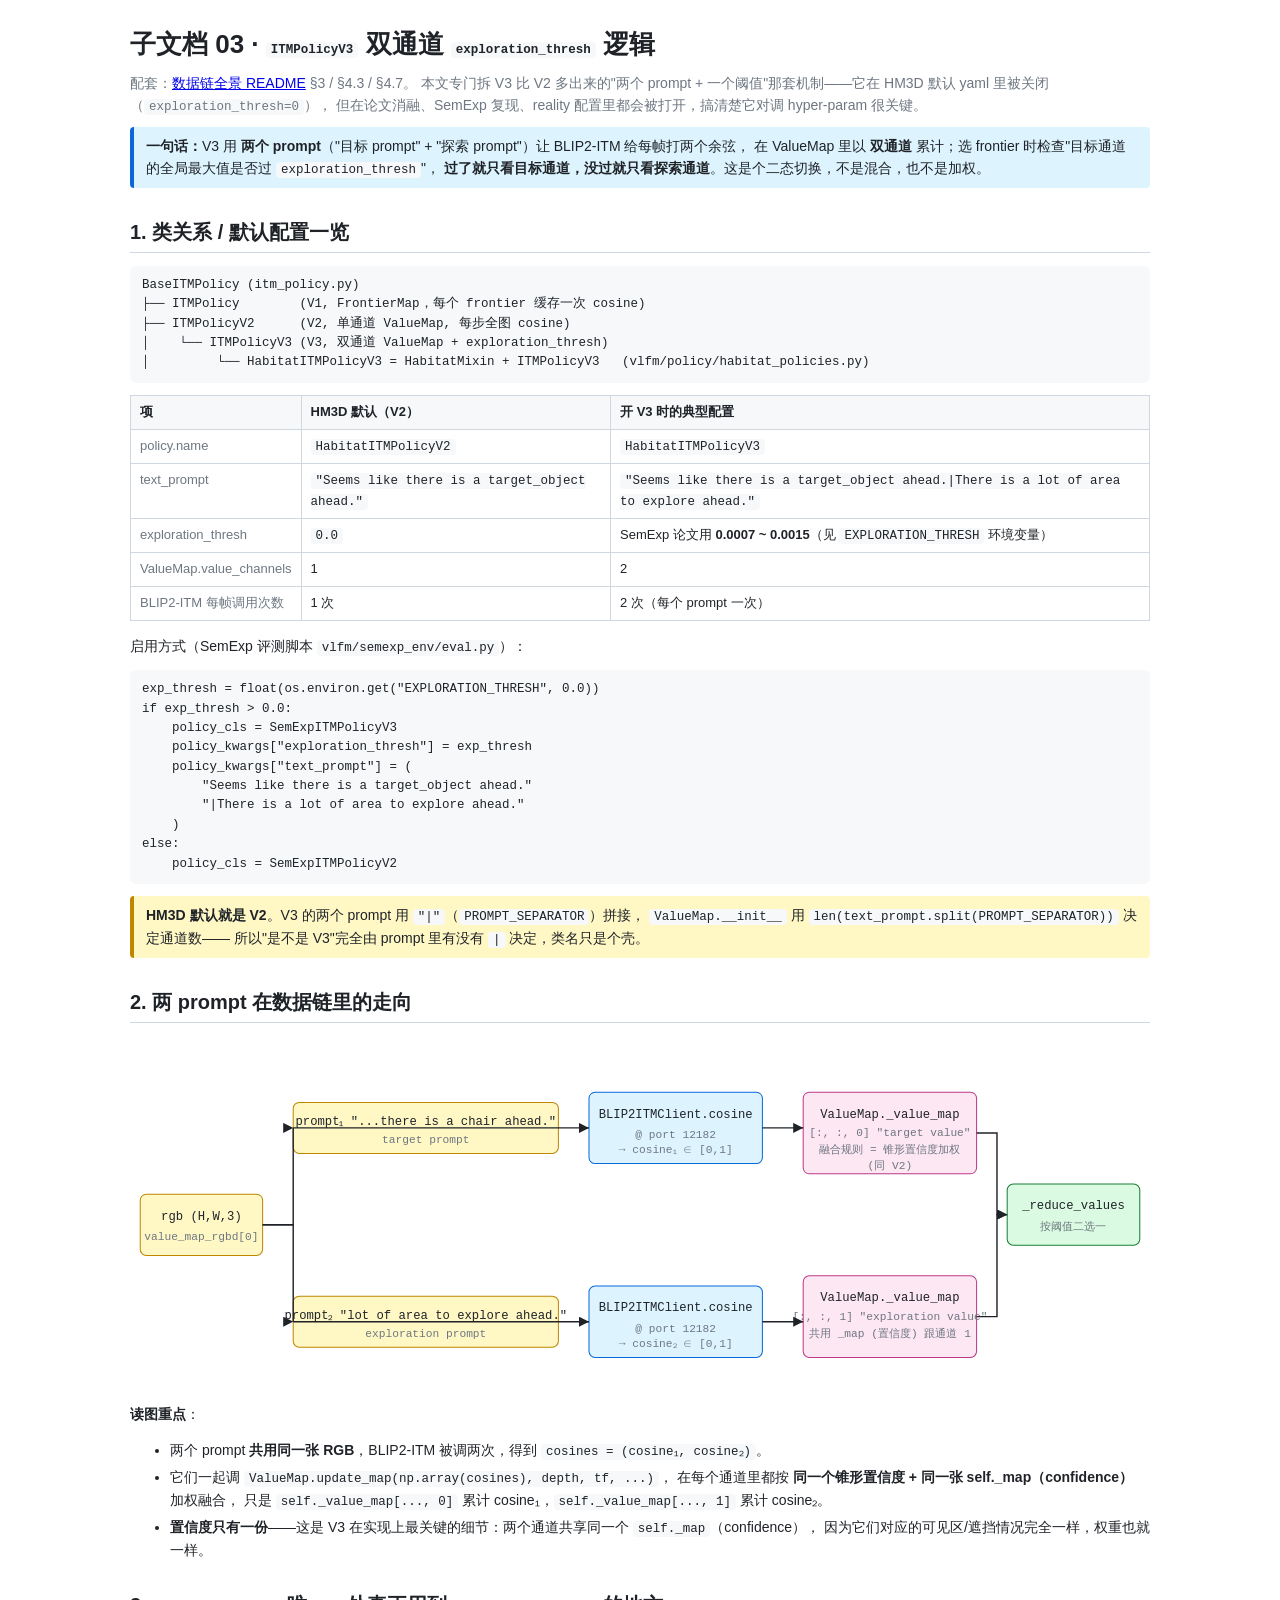
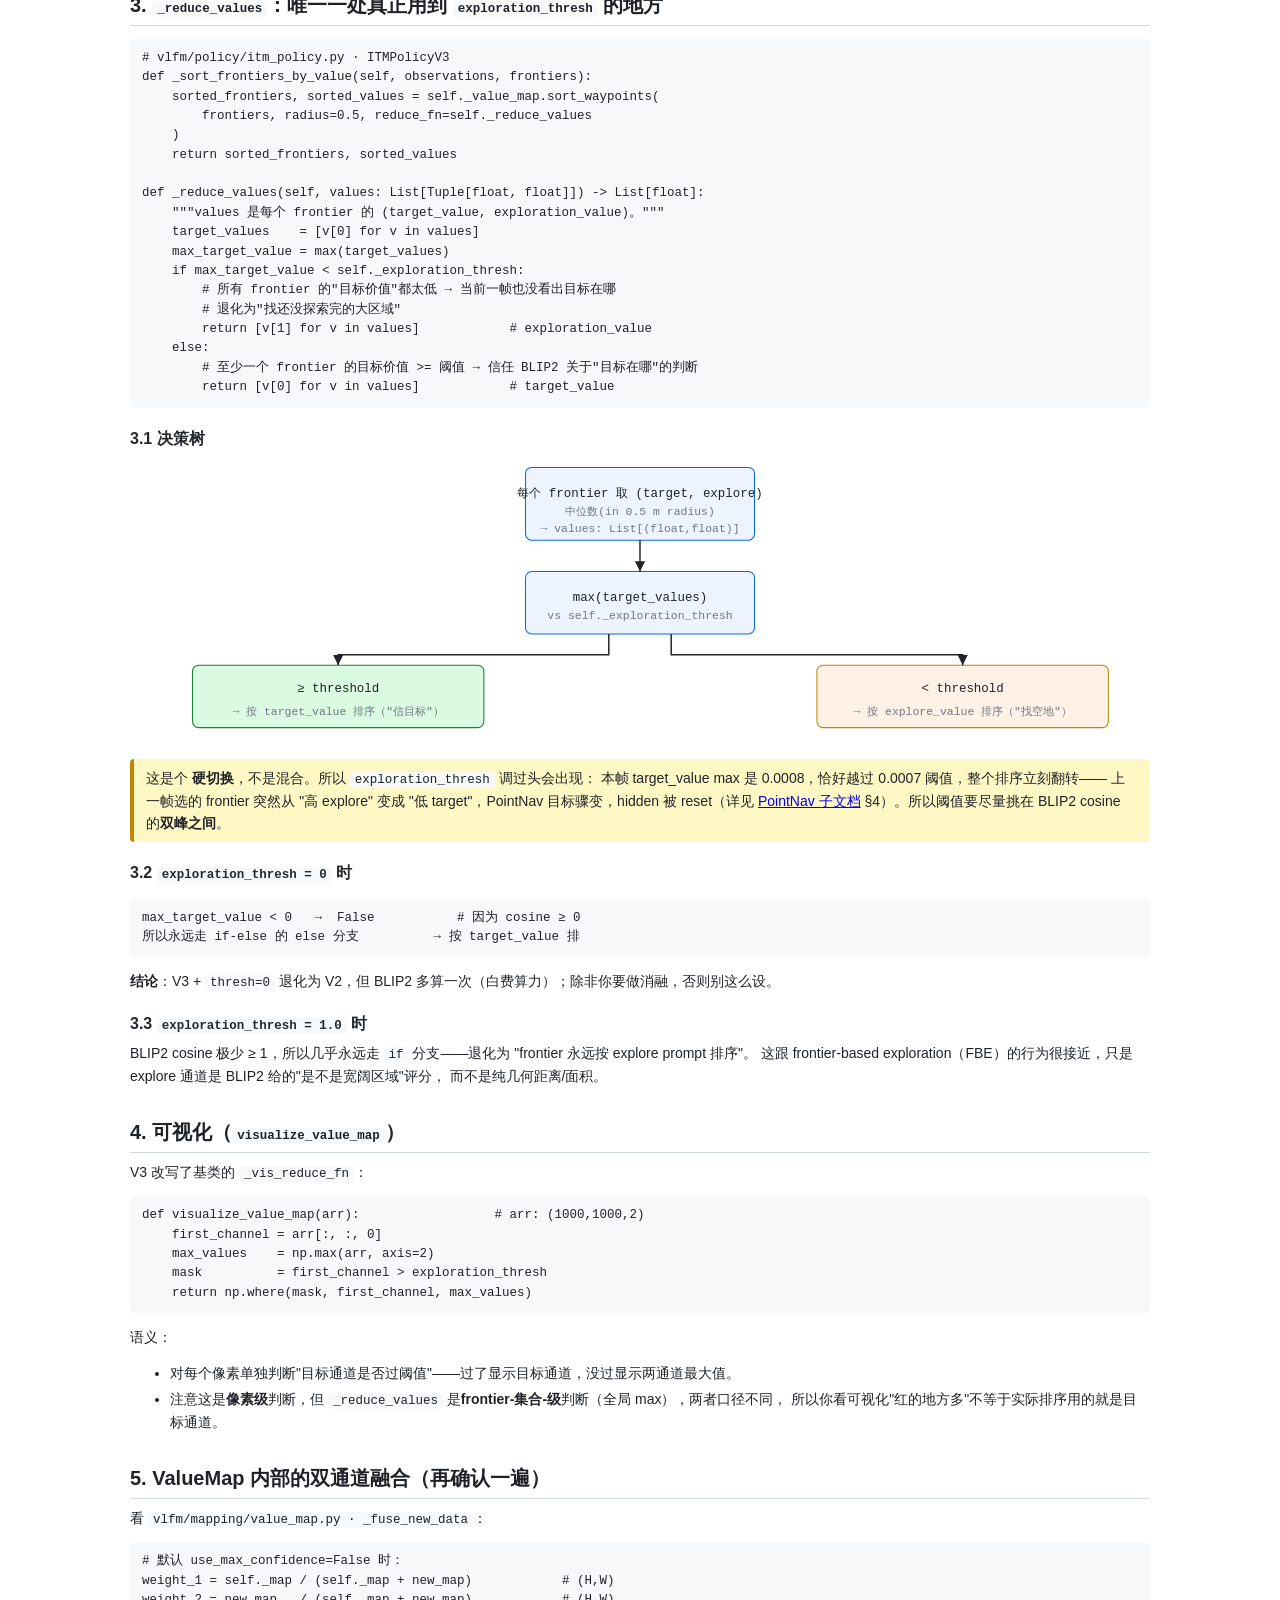
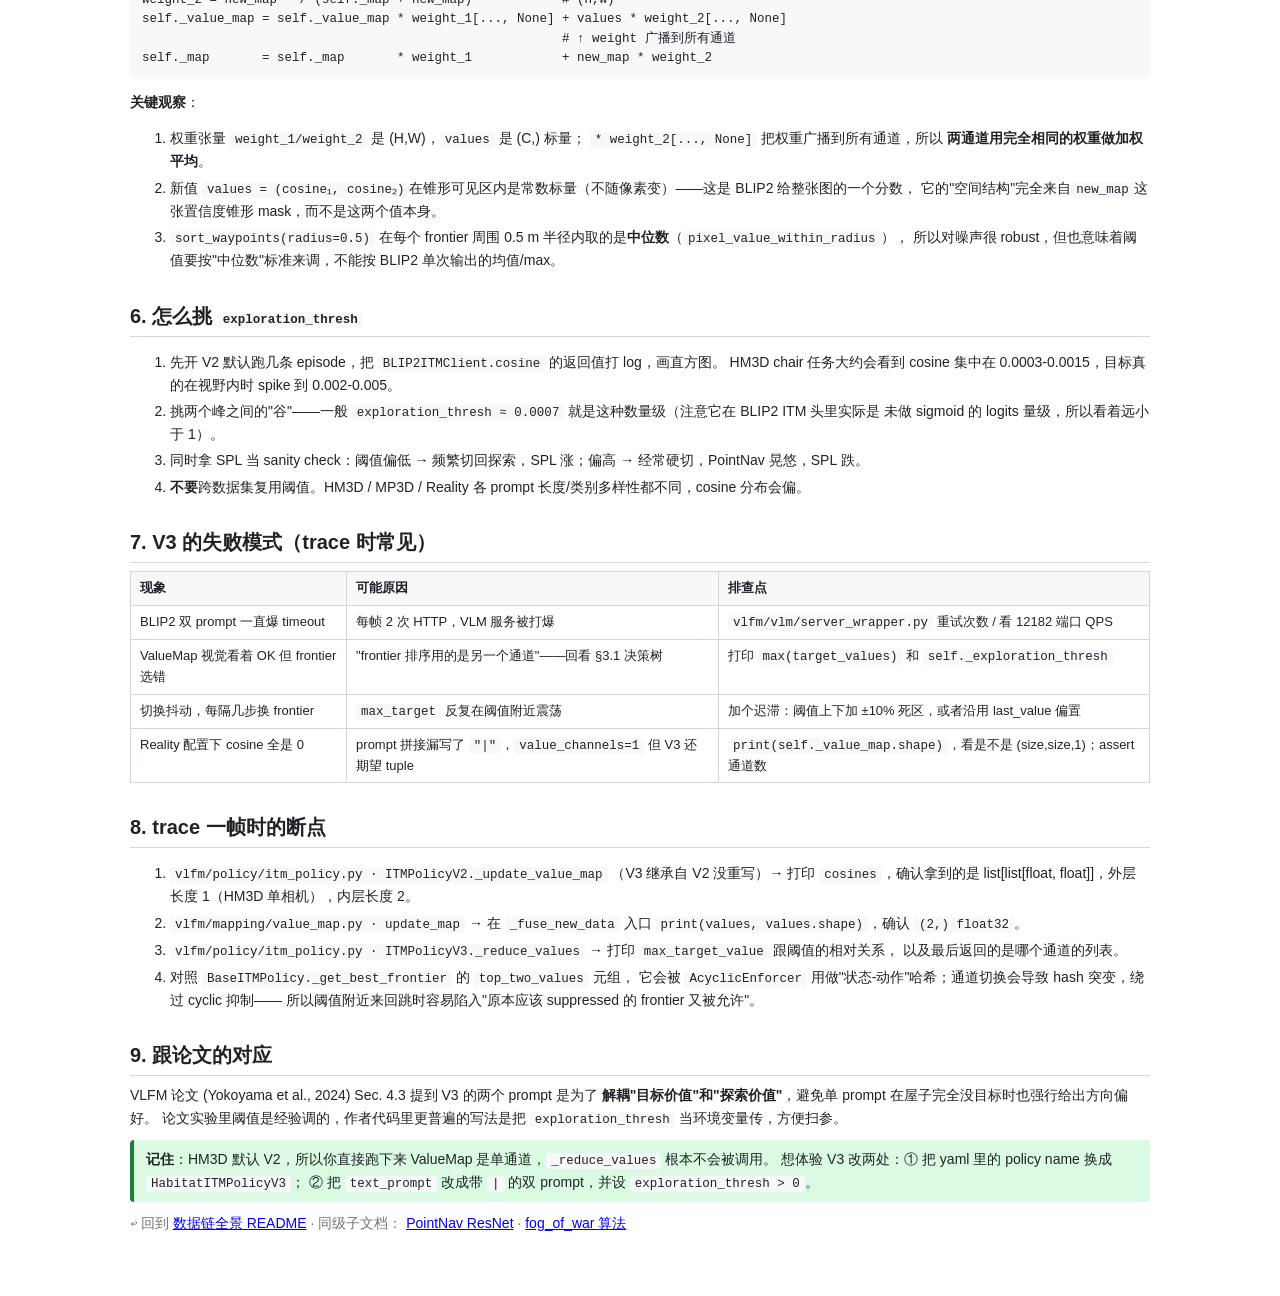
<file: docs/notes_zh/sub_03_ITMPolicyV3_双通道.html>
<!doctype html>
<html lang="zh-CN">
<head>
<meta charset="utf-8">
<title>子文档 03 · ITMPolicyV3 双通道 exploration_thresh 逻辑</title>
<style>
  :root {
    --fg:#1f2328; --bg:#fff; --muted:#6e7781; --line:#d0d7de;
    --code:#f6f8fa; --accent:#0969da; --warn:#bf8700; --good:#1a7f37; --bad:#cf222e;
  }
  html,body { margin:0; padding:0; background:var(--bg); color:var(--fg);
              font:14px/1.6 -apple-system,"Segoe UI","PingFang SC","Microsoft YaHei",sans-serif; }
  main { max-width: 1020px; margin: 24px auto 80px; padding: 0 18px; }
  h1 { font-size: 26px; margin: 0 0 6px; }
  h2 { font-size: 20px; margin: 28px 0 8px; padding-bottom:4px; border-bottom:1px solid var(--line); }
  h3 { font-size: 16px; margin: 18px 0 6px; color:#24292f; }
  p, li { margin: 4px 0; }
  code { background: var(--code); padding: 1px 5px; border-radius: 4px;
         font-family: ui-monospace,SFMono-Regular,"SF Mono","Cascadia Mono",Menlo,Consolas,monospace; font-size: 12.5px;}
  pre { background: var(--code); padding: 10px 12px; border-radius: 6px; overflow:auto;
        font-family: ui-monospace,SFMono-Regular,"SF Mono","Cascadia Mono",Menlo,Consolas,monospace;
        font-size: 12.5px; line-height:1.55; }
  table { border-collapse: collapse; width: 100%; margin: 8px 0 14px; font-size: 13px; }
  th, td { border:1px solid var(--line); padding: 6px 9px; vertical-align: top; text-align:left; }
  th { background:#f6f8fa; }
  .muted { color: var(--muted); }
  .callout { background:#ddf4ff; border-left:4px solid var(--accent); padding:8px 12px; border-radius:4px; margin:10px 0; }
  .warn   { background:#fff8c5; border-left:4px solid var(--warn);   padding:8px 12px; border-radius:4px; margin:10px 0; }
  .good   { background:#dafbe1; border-left:4px solid var(--good);   padding:8px 12px; border-radius:4px; margin:10px 0; }
  svg { display:block; max-width:100%; height:auto; }
  details summary { cursor:pointer; font-weight:600; margin:6px 0; }
  .kv td:first-child { white-space:nowrap; color:var(--muted); }
</style>
</head>
<body>
<main>

<h1>子文档 03 · <code>ITMPolicyV3</code> 双通道 <code>exploration_thresh</code> 逻辑</h1>
<p class="muted">配套：<a href="./数据链全景README.md">数据链全景 README</a> §3 / §4.3 / §4.7。
本文专门拆 V3 比 V2 多出来的"两个 prompt + 一个阈值"那套机制——它在 HM3D 默认 yaml 里被关闭（<code>exploration_thresh=0</code>），
但在论文消融、SemExp 复现、reality 配置里都会被打开，搞清楚它对调 hyper-param 很关键。</p>

<div class="callout">
  <b>一句话：</b>V3 用 <b>两个 prompt</b>（"目标 prompt" + "探索 prompt"）让 BLIP2-ITM 给每帧打两个余弦，
  在 ValueMap 里以 <b>双通道</b> 累计；选 frontier 时检查"目标通道的全局最大值是否过 <code>exploration_thresh</code>"，
  <b>过了就只看目标通道，没过就只看探索通道</b>。这是个二态切换，不是混合，也不是加权。
</div>

<h2>1. 类关系 / 默认配置一览</h2>
<pre>
BaseITMPolicy (itm_policy.py)
├── ITMPolicy        (V1, FrontierMap，每个 frontier 缓存一次 cosine)
├── ITMPolicyV2      (V2, 单通道 ValueMap, 每步全图 cosine)
│    └── ITMPolicyV3 (V3, 双通道 ValueMap + exploration_thresh)
│         └── HabitatITMPolicyV3 = HabitatMixin + ITMPolicyV3   (vlfm/policy/habitat_policies.py)
</pre>

<table class="kv">
<thead><tr><th>项</th><th>HM3D 默认（V2）</th><th>开 V3 时的典型配置</th></tr></thead>
<tbody>
<tr><td>policy.name</td><td><code>HabitatITMPolicyV2</code></td><td><code>HabitatITMPolicyV3</code></td></tr>
<tr><td>text_prompt</td><td><code>"Seems like there is a target_object ahead."</code></td>
    <td><code>"Seems like there is a target_object ahead.|There is a lot of area to explore ahead."</code></td></tr>
<tr><td>exploration_thresh</td><td><code>0.0</code></td><td>SemExp 论文用 <b>0.0007 ~ 0.0015</b>（见 <code>EXPLORATION_THRESH</code> 环境变量）</td></tr>
<tr><td>ValueMap.value_channels</td><td>1</td><td>2</td></tr>
<tr><td>BLIP2-ITM 每帧调用次数</td><td>1 次</td><td>2 次（每个 prompt 一次）</td></tr>
</tbody>
</table>

<p>启用方式（SemExp 评测脚本 <code>vlfm/semexp_env/eval.py</code>）：</p>
<pre>
exp_thresh = float(os.environ.get("EXPLORATION_THRESH", 0.0))
if exp_thresh > 0.0:
    policy_cls = SemExpITMPolicyV3
    policy_kwargs["exploration_thresh"] = exp_thresh
    policy_kwargs["text_prompt"] = (
        "Seems like there is a target_object ahead."
        "|There is a lot of area to explore ahead."
    )
else:
    policy_cls = SemExpITMPolicyV2
</pre>

<div class="warn">
  <b>HM3D 默认就是 V2</b>。V3 的两个 prompt 用 <code>"|"</code>（<code>PROMPT_SEPARATOR</code>）拼接，
  <code>ValueMap.__init__</code> 用 <code>len(text_prompt.split(PROMPT_SEPARATOR))</code> 决定通道数——
  所以"是不是 V3"完全由 prompt 里有没有 <code>|</code> 决定，类名只是个壳。
</div>

<h2>2. 两 prompt 在数据链里的走向</h2>
<svg viewBox="0 0 1000 360" role="img" aria-label="V3 dataflow">
  <defs>
    <marker id="arr" viewBox="0 0 10 10" refX="10" refY="5" markerWidth="7" markerHeight="7" orient="auto">
      <path d="M0,0 L10,5 L0,10 z" fill="#1f2328"/>
    </marker>
    <style>
      .src { fill:#fff8c5; stroke:#bf8700; }
      .vlm { fill:#ddf4ff; stroke:#0969da; }
      .map { fill:#fde7f3; stroke:#bf3989; }
      .dec { fill:#dafbe1; stroke:#1a7f37; }
      .ar  { stroke:#1f2328; stroke-width:1.4; fill:none; marker-end:url(#arr); }
      .lbl { font: 12px ui-monospace,Menlo,monospace; fill:#1f2328; text-anchor:middle; }
      .sub { font: 11px ui-monospace,Menlo,monospace; fill:#6e7781; text-anchor:middle; }
      .ch1 { stroke:#0969da; }
      .ch2 { stroke:#bf3989; }
    </style>
  </defs>

  <!-- rgb input -->
  <rect class="src" x="10"  y="160" width="120" height="60" rx="6"/>
  <text class="lbl" x="70" y="185">rgb (H,W,3)</text>
  <text class="sub" x="70" y="205">value_map_rgbd[0]</text>

  <!-- prompts -->
  <rect class="src" x="160" y="70"  width="260" height="50" rx="6"/>
  <text class="lbl" x="290" y="92">prompt₁ "...there is a chair ahead."</text>
  <text class="sub" x="290" y="110">target prompt</text>

  <rect class="src" x="160" y="260" width="260" height="50" rx="6"/>
  <text class="lbl" x="290" y="282">prompt₂ "lot of area to explore ahead."</text>
  <text class="sub" x="290" y="300">exploration prompt</text>

  <!-- BLIP2 -->
  <rect class="vlm" x="450" y="60"  width="170" height="70" rx="6"/>
  <text class="lbl" x="535" y="85">BLIP2ITMClient.cosine</text>
  <text class="sub" x="535" y="105">@ port 12182</text>
  <text class="sub" x="535" y="120">→ cosine₁ ∈ [0,1]</text>

  <rect class="vlm" x="450" y="250" width="170" height="70" rx="6"/>
  <text class="lbl" x="535" y="275">BLIP2ITMClient.cosine</text>
  <text class="sub" x="535" y="295">@ port 12182</text>
  <text class="sub" x="535" y="310">→ cosine₂ ∈ [0,1]</text>

  <!-- ValueMap channels -->
  <rect class="map" x="660" y="60"  width="170" height="80" rx="6"/>
  <text class="lbl" x="745" y="85">ValueMap._value_map</text>
  <text class="sub" x="745" y="103">[:, :, 0]   "target value"</text>
  <text class="sub" x="745" y="120">融合规则 = 锥形置信度加权</text>
  <text class="sub" x="745" y="135">(同 V2)</text>

  <rect class="map" x="660" y="240" width="170" height="80" rx="6"/>
  <text class="lbl" x="745" y="265">ValueMap._value_map</text>
  <text class="sub" x="745" y="283">[:, :, 1]   "exploration value"</text>
  <text class="sub" x="745" y="300">共用 _map (置信度) 跟通道 1</text>

  <!-- reduce -->
  <rect class="dec" x="860" y="150" width="130" height="60" rx="6"/>
  <text class="lbl" x="925" y="175">_reduce_values</text>
  <text class="sub" x="925" y="195">按阈值二选一</text>

  <!-- arrows -->
  <path class="ar" d="M130,190 H160 V95  H160" />
  <path class="ar" d="M160,95  H450"/>
  <path class="ar" d="M130,190 H160 V285 H160"/>
  <path class="ar" d="M160,285 H450"/>
  <path class="ar" d="M620,95  H660" class="ch1"/>
  <path class="ar" d="M620,285 H660" class="ch2"/>
  <path class="ar" d="M830,100 H850 V180 H860" class="ch1"/>
  <path class="ar" d="M830,280 H850 V180 H860" class="ch2"/>
</svg>

<p><b>读图重点</b>：</p>
<ul>
  <li>两个 prompt <b>共用同一张 RGB</b>，BLIP2-ITM 被调两次，得到 <code>cosines = (cosine₁, cosine₂)</code>。</li>
  <li>它们一起调 <code>ValueMap.update_map(np.array(cosines), depth, tf, ...)</code>，
      在每个通道里都按 <b>同一个锥形置信度 + 同一张 self._map（confidence）</b> 加权融合，
      只是 <code>self._value_map[..., 0]</code> 累计 cosine₁，<code>self._value_map[..., 1]</code> 累计 cosine₂。</li>
  <li><b>置信度只有一份</b>——这是 V3 在实现上最关键的细节：两个通道共享同一个 <code>self._map</code>（confidence），
      因为它们对应的可见区/遮挡情况完全一样，权重也就一样。</li>
</ul>

<h2>3. <code>_reduce_values</code>：唯一一处真正用到 <code>exploration_thresh</code> 的地方</h2>

<pre>
# vlfm/policy/itm_policy.py · ITMPolicyV3
def _sort_frontiers_by_value(self, observations, frontiers):
    sorted_frontiers, sorted_values = self._value_map.sort_waypoints(
        frontiers, radius=0.5, reduce_fn=self._reduce_values
    )
    return sorted_frontiers, sorted_values

def _reduce_values(self, values: List[Tuple[float, float]]) -> List[float]:
    """values 是每个 frontier 的 (target_value, exploration_value)。"""
    target_values    = [v[0] for v in values]
    max_target_value = max(target_values)
    if max_target_value < self._exploration_thresh:
        # 所有 frontier 的"目标价值"都太低 → 当前一帧也没看出目标在哪
        # 退化为"找还没探索完的大区域"
        return [v[1] for v in values]            # exploration_value
    else:
        # 至少一个 frontier 的目标价值 >= 阈值 → 信任 BLIP2 关于"目标在哪"的判断
        return [v[0] for v in values]            # target_value
</pre>

<h3>3.1 决策树</h3>
<svg viewBox="0 0 980 280" role="img" aria-label="V3 decision tree">
  <defs>
    <style>
      .node { fill:#eef4ff; stroke:#0969da; }
      .leafA{ fill:#dafbe1; stroke:#1a7f37; }
      .leafB{ fill:#fff1e5; stroke:#bf8700; }
      .br   { stroke:#1f2328; stroke-width:1.4; fill:none; marker-end:url(#arr); }
      .lbl  { font: 12px ui-monospace,Menlo,monospace; fill:#1f2328; text-anchor:middle; }
      .sub  { font: 11px ui-monospace,Menlo,monospace; fill:#6e7781; text-anchor:middle; }
    </style>
  </defs>

  <rect class="node" x="380" y="10"  width="220" height="70" rx="6"/>
  <text class="lbl" x="490" y="38">每个 frontier 取 (target, explore)</text>
  <text class="sub" x="490" y="56">中位数(in 0.5 m radius)</text>
  <text class="sub" x="490" y="72">→ values: List[(float,float)]</text>

  <rect class="node" x="380" y="110" width="220" height="60" rx="6"/>
  <text class="lbl" x="490" y="138">max(target_values)</text>
  <text class="sub" x="490" y="156">vs self._exploration_thresh</text>

  <rect class="leafA" x="60"  y="200" width="280" height="60" rx="6"/>
  <text class="lbl" x="200" y="226">≥ threshold</text>
  <text class="sub" x="200" y="248">→ 按 target_value 排序（"信目标"）</text>

  <rect class="leafB" x="660" y="200" width="280" height="60" rx="6"/>
  <text class="lbl" x="800" y="226">&lt; threshold</text>
  <text class="sub" x="800" y="248">→ 按 explore_value 排序（"找空地"）</text>

  <path class="br" d="M490,80  V110"/>
  <path class="br" d="M460,170 V190 H200 V200"/>
  <path class="br" d="M520,170 V190 H800 V200"/>
</svg>

<div class="warn">
  这是个 <b>硬切换</b>，不是混合。所以 <code>exploration_thresh</code> 调过头会出现：
  本帧 target_value max 是 0.0008，恰好越过 0.0007 阈值，整个排序立刻翻转——
  上一帧选的 frontier 突然从 "高 explore" 变成 "低 target"，PointNav 目标骤变，hidden 被 reset（详见
  <a href="./sub_01_PointNav_ResNet内部.html">PointNav 子文档</a> §4）。所以阈值要尽量挑在 BLIP2 cosine 的<b>双峰之间</b>。
</div>

<h3>3.2 <code>exploration_thresh = 0</code> 时</h3>
<pre>
max_target_value < 0   →  False           # 因为 cosine ≥ 0
所以永远走 if-else 的 else 分支          → 按 target_value 排
</pre>
<p><b>结论</b>：V3 + <code>thresh=0</code> 退化为 V2，但 BLIP2 多算一次（白费算力）；除非你要做消融，否则别这么设。</p>

<h3>3.3 <code>exploration_thresh = 1.0</code> 时</h3>
<p>BLIP2 cosine 极少 ≥ 1，所以几乎永远走 <code>if</code> 分支——退化为 "frontier 永远按 explore prompt 排序"。
这跟 frontier-based exploration（FBE）的行为很接近，只是 explore 通道是 BLIP2 给的"是不是宽阔区域"评分，
而不是纯几何距离/面积。</p>

<h2>4. 可视化（<code>visualize_value_map</code>）</h2>
<p>V3 改写了基类的 <code>_vis_reduce_fn</code>：</p>
<pre>
def visualize_value_map(arr):                  # arr: (1000,1000,2)
    first_channel = arr[:, :, 0]
    max_values    = np.max(arr, axis=2)
    mask          = first_channel > exploration_thresh
    return np.where(mask, first_channel, max_values)
</pre>
<p>语义：</p>
<ul>
  <li>对每个像素单独判断"目标通道是否过阈值"——过了显示目标通道，没过显示两通道最大值。</li>
  <li>注意这是<b>像素级</b>判断，但 <code>_reduce_values</code> 是<b>frontier-集合-级</b>判断（全局 max），两者口径不同，
      所以你看可视化"红的地方多"不等于实际排序用的就是目标通道。</li>
</ul>

<h2>5. ValueMap 内部的双通道融合（再确认一遍）</h2>
<p>看 <code>vlfm/mapping/value_map.py · _fuse_new_data</code>：</p>
<pre>
# 默认 use_max_confidence=False 时：
weight_1 = self._map / (self._map + new_map)            # (H,W)
weight_2 = new_map   / (self._map + new_map)            # (H,W)
self._value_map = self._value_map * weight_1[..., None] + values * weight_2[..., None]
                                                        # ↑ weight 广播到所有通道
self._map       = self._map       * weight_1            + new_map * weight_2
</pre>

<p><b>关键观察</b>：</p>
<ol>
  <li>权重张量 <code>weight_1/weight_2</code> 是 (H,W)，<code>values</code> 是 (C,) 标量；
      <code>* weight_2[..., None]</code> 把权重广播到所有通道，所以 <b>两通道用完全相同的权重做加权平均</b>。</li>
  <li>新值 <code>values = (cosine₁, cosine₂)</code>在锥形可见区内是常数标量（不随像素变）——这是 BLIP2 给整张图的一个分数，
      它的"空间结构"完全来自<code>new_map</code>这张置信度锥形 mask，而不是这两个值本身。</li>
  <li><code>sort_waypoints(radius=0.5)</code> 在每个 frontier 周围 0.5 m 半径内取的是<b>中位数</b>（<code>pixel_value_within_radius</code>），
      所以对噪声很 robust，但也意味着阈值要按"中位数"标准来调，不能按 BLIP2 单次输出的均值/max。</li>
</ol>

<h2>6. 怎么挑 <code>exploration_thresh</code></h2>
<ol>
  <li>先开 V2 默认跑几条 episode，把 <code>BLIP2ITMClient.cosine</code> 的返回值打 log，画直方图。
      HM3D chair 任务大约会看到 cosine 集中在 0.0003-0.0015，目标真的在视野内时 spike 到 0.002-0.005。</li>
  <li>挑两个峰之间的"谷"——一般 <code>exploration_thresh ≈ 0.0007</code> 就是这种数量级（注意它在 BLIP2 ITM 头里实际是
      未做 sigmoid 的 logits 量级，所以看着远小于 1）。</li>
  <li>同时拿 SPL 当 sanity check：阈值偏低 → 频繁切回探索，SPL 涨；偏高 → 经常硬切，PointNav 晃悠，SPL 跌。</li>
  <li><b>不要</b>跨数据集复用阈值。HM3D / MP3D / Reality 各 prompt 长度/类别多样性都不同，cosine 分布会偏。</li>
</ol>

<h2>7. V3 的失败模式（trace 时常见）</h2>
<table>
<thead><tr><th>现象</th><th>可能原因</th><th>排查点</th></tr></thead>
<tbody>
<tr>
  <td>BLIP2 双 prompt 一直爆 timeout</td>
  <td>每帧 2 次 HTTP，VLM 服务被打爆</td>
  <td><code>vlfm/vlm/server_wrapper.py</code> 重试次数 / 看 12182 端口 QPS</td>
</tr>
<tr>
  <td>ValueMap 视觉看着 OK 但 frontier 选错</td>
  <td>"frontier 排序用的是另一个通道"——回看 §3.1 决策树</td>
  <td>打印 <code>max(target_values)</code> 和 <code>self._exploration_thresh</code></td>
</tr>
<tr>
  <td>切换抖动，每隔几步换 frontier</td>
  <td><code>max_target</code> 反复在阈值附近震荡</td>
  <td>加个迟滞：阈值上下加 ±10% 死区，或者沿用 last_value 偏置</td>
</tr>
<tr>
  <td>Reality 配置下 cosine 全是 0</td>
  <td>prompt 拼接漏写了 <code>"|"</code>，<code>value_channels=1</code> 但 V3 还期望 tuple</td>
  <td><code>print(self._value_map.shape)</code>，看是不是 (size,size,1)；assert 通道数</td>
</tr>
</tbody>
</table>

<h2>8. trace 一帧时的断点</h2>
<ol>
  <li><code>vlfm/policy/itm_policy.py · ITMPolicyV2._update_value_map</code>
      （V3 继承自 V2 没重写）→ 打印 <code>cosines</code>，确认拿到的是 list[list[float, float]]，外层长度 1（HM3D 单相机），内层长度 2。</li>
  <li><code>vlfm/mapping/value_map.py · update_map</code> → 在 <code>_fuse_new_data</code> 入口
      <code>print(values, values.shape)</code>，确认 <code>(2,) float32</code>。</li>
  <li><code>vlfm/policy/itm_policy.py · ITMPolicyV3._reduce_values</code> → 打印 <code>max_target_value</code> 跟阈值的相对关系，
      以及最后返回的是哪个通道的列表。</li>
  <li>对照 <code>BaseITMPolicy._get_best_frontier</code> 的 <code>top_two_values</code> 元组，
      它会被 <code>AcyclicEnforcer</code> 用做"状态-动作"哈希；通道切换会导致 hash 突变，绕过 cyclic 抑制——
      所以阈值附近来回跳时容易陷入"原本应该 suppressed 的 frontier 又被允许"。</li>
</ol>

<h2>9. 跟论文的对应</h2>
<p>VLFM 论文 (Yokoyama et al., 2024) Sec. 4.3 提到 V3 的两个 prompt 是为了
<b>解耦"目标价值"和"探索价值"</b>，避免单 prompt 在屋子完全没目标时也强行给出方向偏好。
论文实验里阈值是经验调的，作者代码里更普遍的写法是把 <code>exploration_thresh</code> 当环境变量传，方便扫参。</p>

<div class="good">
  <b>记住</b>：HM3D 默认 V2，所以你直接跑下来 ValueMap 是单通道，<code>_reduce_values</code> 根本不会被调用。
  想体验 V3 改两处：① 把 yaml 里的 policy name 换成 <code>HabitatITMPolicyV3</code>；
  ② 把 <code>text_prompt</code> 改成带 <code>|</code> 的双 prompt，并设 <code>exploration_thresh &gt; 0</code>。
</div>

<p class="muted">↩ 回到 <a href="./数据链全景README.md">数据链全景 README</a> · 同级子文档：
   <a href="./sub_01_PointNav_ResNet内部.html">PointNav ResNet</a> ·
   <a href="./sub_02_fog_of_war算法.html">fog_of_war 算法</a></p>

</main>
</body>
</html>
</file>
